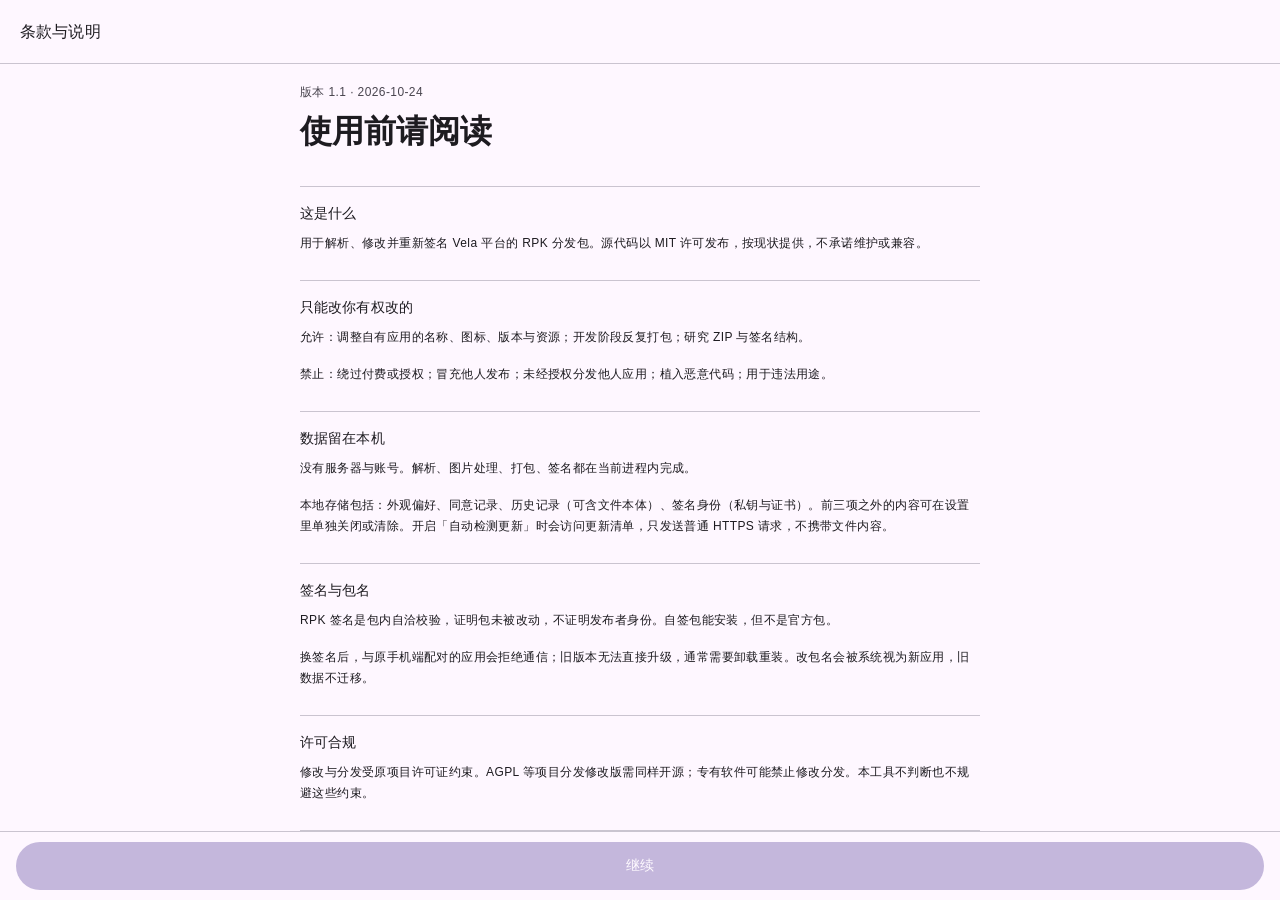
<file: index.html>
<!doctype html>
<html lang="zh-CN">
<head>
<meta charset="utf-8">
<meta name="viewport" content="width=device-width,initial-scale=1,viewport-fit=cover">
<title>RPK Studio</title>
<link rel="icon" href="data:,">
<meta name="color-scheme" content="light dark">
<meta http-equiv="Cache-Control" content="no-cache, must-revalidate">
<link rel="stylesheet" href="assets/md3.css?v=20261115130000">
</head>
<body>
<div id="fatal" class="md-fatal" hidden></div>
<script>window.__PAGE_VERSION__ = '20261115130000';</script>
<script>
window.addEventListener('error', function (e) {
  var bar = document.getElementById('fatal');
  if (!bar) return;
  bar.hidden = false;
  bar.textContent = '脚本加载失败：' + (e.message || '未知错误') + (e.filename ? '（' + e.filename.split('/').pop() + '）' : '');
});
</script>

<header class="md-top-bar" id="topBar">
  <button class="md-icon-btn md-top-bar__back" id="backBtn" type="button" aria-label="返回" hidden>
    <svg width="22" height="22" viewBox="0 0 24 24" fill="currentColor" aria-hidden="true">
      <path d="M20 11H7.8l5.6-5.6L12 4l-8 8 8 8 1.4-1.4L7.8 13H20z"/>
    </svg>
  </button>
  <h1 class="md-top-bar__title" id="topTitle">RPK Studio</h1>
  <svg class="md-top-bar__mark" width="26" height="26" viewBox="0 0 24 24" aria-hidden="true">
    <path class="md-top-bar__face md-top-bar__face--top" d="M12 2.4 21 7.4 12 12.4 3 7.4Z"/>
    <path class="md-top-bar__face md-top-bar__face--left" d="M3 8.9 11.2 13.4V21.5L3 17Z"/>
    <path class="md-top-bar__face md-top-bar__face--right" d="M21 8.9 12.8 13.4V21.5L21 17Z"/>
  </svg>
</header>

<div class="md-shell">
  <nav class="md-rail" id="rail" aria-label="主导航"></nav>

  <div class="md-pager" id="pager">
    <div class="md-track" id="track">

      <!-- 包 -->
      <section class="md-page" data-page="overview">
        <div class="md-page__inner">
          <div class="md-drop" id="drop" tabindex="0" role="button" aria-label="选择 RPK 文件">
            <svg width="28" height="28" viewBox="0 0 24 24" fill="currentColor" aria-hidden="true">
              <path d="M12 3 6 9h4v8h4V9h4l-6-6ZM5 19h14v2H5v-2Z"/>
            </svg>
            <span class="md-title-small">选择或拖入 .rpk</span>
            <span class="md-body-small md-muted">解析在本机完成，不上传</span>
            <input type="file" id="fileInput" accept=".rpk,.bin,.zip" hidden>
          </div>

          <div id="overviewBody" class="md-stack hidden">
            <div class="md-card md-card--filled md-file">
              <div class="md-file__badge">RPK</div>
              <div class="md-file__text">
                <div class="md-body-large" id="fileName">—</div>
                <div class="md-body-small md-muted" id="fileMeta">—</div>
              </div>
              <button class="md-btn md-btn--text" id="changeFile" type="button">更换</button>
            </div>

            <div class="md-card md-card--outlined">
              <div class="md-card__head">
                <span class="md-title-medium">包信息</span>
                <span class="md-chip" id="badge">等待文件</span>
              </div>
              <dl class="md-kv md-kv--cols" id="kv"></dl>
            </div>

            <div class="md-card md-card--outlined">
              <div class="md-card__head"><span class="md-title-medium">签名校验</span></div>
              <div class="md-verify" id="verify"></div>
              <div class="md-notice hidden" id="notice"></div>
            </div>
          </div>
        </div>
      </section>

      <!-- 编辑 -->
      <section class="md-page" data-page="edit">
        <div class="md-page__inner">
          <div class="md-card md-card--outlined md-stack">
            <label class="md-field">
              <input id="fName" disabled placeholder=" ">
              <span>应用名称</span>
            </label>
            <label class="md-field">
              <input id="fPackage" disabled placeholder=" " spellcheck="false">
              <span>包名</span>
            </label>
            <div class="md-row">
              <label class="md-field md-grow">
                <input id="fVersionName" disabled placeholder=" ">
                <span>版本名</span>
              </label>
              <label class="md-field md-grow">
                <input id="fVersionCode" type="number" inputmode="numeric" disabled placeholder=" ">
                <span>版本号</span>
              </label>
            </div>
            <p class="md-body-small md-muted" id="detailState">载入包后可编辑</p>
          </div>

          <div class="md-card md-card--outlined">
            <div class="md-card__head">
              <div>
                <span class="md-title-medium">進階編輯</span>
                <div class="md-body-small md-muted">查看、編輯上傳 RPK 內的全部文件內容</div>
              </div>
              <button class="md-btn md-btn--outlined" id="openAdvancedEditor" type="button" disabled>打開編輯器</button>
            </div>
            <div class="md-advanced-summary" id="advancedSummary">載入包後可編輯文件</div>
          </div>

          <div class="md-card md-card--filled">
            <div class="md-card__head"><span class="md-title-medium">应用图标</span></div>
            <div class="md-icon-row">
              <div class="md-icon-preview" id="iconPreview"><span class="md-body-small md-muted">无</span></div>
              <div class="md-grow">
                <div class="md-body-medium" id="iconHint">—</div>
                <div class="md-body-small md-muted">替换后可调整尺寸与裁剪</div>
              </div>
              <button class="md-btn md-btn--outlined" id="pickIcon" type="button" disabled>替换</button>
              <input type="file" id="imageInput" accept="image/png,image/jpeg,image/webp" hidden>
            </div>
          </div>

          <div class="md-card md-card--outlined">
            <div class="md-card__head">
              <div class="md-tabs" role="tablist">
                <button class="md-tab" id="tabImages" type="button" role="tab" aria-selected="true">
                  图片 <em id="imgCount">0</em>
                </button>
                <button class="md-tab" id="tabFiles" type="button" role="tab" aria-selected="false">
                  文件 <em id="entryCount"></em>
                </button>
              </div>
              <button class="md-btn md-btn--text hidden" id="exportImages" type="button">导出全部</button>
            </div>

            <label class="md-search">
              <svg width="18" height="18" viewBox="0 0 24 24" fill="currentColor" aria-hidden="true">
                <path d="M15.5 14h-.8l-.3-.3a6.5 6.5 0 1 0-.7.7l.3.3v.8l5 5 1.5-1.5-5-5zm-6 0a4.5 4.5 0 1 1 0-9 4.5 4.5 0 0 1 0 9z"/>
              </svg>
              <input id="search" placeholder="筛选名称或路径" spellcheck="false" disabled>
            </label>

            <div class="md-grid" id="imageGrid"></div>
            <p class="md-render-state" id="gridStatus" hidden></p>

            <ul class="md-list" id="fileList" hidden></ul>
            <p class="md-render-state" id="listStatus" hidden></p>
          </div>

          <!-- 签名：默认收起 -->
          <div class="md-card md-card--outlined" id="sigBlock">
            <button class="md-card__head md-expand" id="sigToggle" type="button" aria-expanded="false">
              <span class="md-title-medium">签名与导出</span>
              <span class="md-row md-row--tight">
                <span class="md-chip" id="idChip">未设置</span>
                <span class="md-expand__chev" aria-hidden="true">›</span>
              </span>
            </button>

            <div class="md-collapse" id="sigBody" hidden>
              <div class="md-id">
                <div class="md-id__text">
                  <div class="md-body-medium" id="idName">未设置身份</div>
                  <div class="md-body-small md-muted" id="idSub">导出前需要一把私钥</div>
                </div>
                <button class="md-btn md-btn--text" id="copyFingerprint" type="button" disabled>指纹</button>
              </div>

              <div class="md-segmented md-segmented--fill" id="idMode" role="group" aria-label="生成方式">
                <button type="button" data-mode="auto" aria-pressed="true">自动生成</button>
                <button type="button" data-mode="manual" aria-pressed="false">手动填写</button>
              </div>

              <label class="md-field md-field--dense">
                <input id="cnInput" placeholder=" " spellcheck="false">
                <span>证书名称 CN</span>
              </label>

              <div id="idManual" hidden>
                <div class="md-row">
                  <label class="md-field md-field--dense md-grow">
                    <input id="orgInput" placeholder=" " spellcheck="false">
                    <span>组织 O</span>
                  </label>
                  <label class="md-field md-field--dense md-grow">
                    <input id="ouInput" placeholder=" " spellcheck="false">
                    <span>部门 OU</span>
                  </label>
                </div>
                <div class="md-row">
                  <label class="md-field md-field--dense md-grow">
                    <input id="countryInput" placeholder=" " spellcheck="false" maxlength="2">
                    <span>国家 C（两位）</span>
                  </label>
                  <label class="md-field md-field--dense md-grow">
                    <input id="daysInput" type="number" inputmode="numeric" placeholder=" ">
                    <span>有效期（天）</span>
                  </label>
                </div>
              </div>

              <div class="md-row">
                <button class="md-btn md-btn--filled md-grow" id="genId" type="button">生成身份</button>
                <button class="md-btn md-btn--outlined md-grow" id="loadKey" type="button">导入</button>
                <input type="file" id="keyInput" accept=".pem,.key,.txt,.der,.crt,.cer,.pub,.p12,.pfx" multiple hidden>
              </div>

              <div class="md-row md-row--wrap" id="idExportRow">
                <button class="md-btn md-btn--text" id="exportId" type="button" disabled>导出私钥</button>
                <button class="md-btn md-btn--text" id="exportCert" type="button" disabled>导出证书</button>
                <button class="md-btn md-btn--text" id="exportPub" type="button" disabled>导出公钥</button>
                <button class="md-btn md-btn--text" id="exportZip" type="button" disabled>身份包</button>
              </div>

              <p class="md-body-small md-muted" id="idHint">身份自动保存在本机，可在设置里关闭。</p>
            </div>
          </div>

          <div class="md-card md-card--outlined">
            <label class="md-switch-row">
              <span>
                <span class="md-body-medium">导出后自动校验</span>
                <span class="md-body-small md-muted md-block">重新解析产物并比对摘要</span>
              </span>
              <span class="md-switch">
                <input type="checkbox" id="optVerify" checked>
                <span class="md-switch__track"><span class="md-switch__thumb"></span></span>
              </span>
            </label>
            <label class="md-switch-row">
              <span>
                <span class="md-body-medium">同步 manifest-watch.json</span>
                <span class="md-body-small md-muted md-block">关闭后只改 manifest.json</span>
              </span>
              <span class="md-switch">
                <input type="checkbox" id="optWatch" checked>
                <span class="md-switch__track"><span class="md-switch__thumb"></span></span>
              </span>
            </label>
          </div>

          <button class="md-btn md-btn--filled md-btn--block" id="exportBtn" type="button" disabled>导出 RPK</button>

          <div class="md-card md-card--outlined hidden" id="recentCard">
            <div class="md-card__head"><span class="md-title-medium">最近导出</span></div>
            <div class="md-row">
              <span class="md-grow md-body-small" id="recentName">—</span>
              <button class="md-btn md-btn--outlined" id="recentShare" type="button">分享</button>
            </div>
          </div>
        </div>
      </section>

      <!-- 工具箱 -->
      <section class="md-page" data-page="toolbox">
        <div class="md-page__inner">
          <div class="md-card md-card--outlined">
            <button class="md-setting-row" id="toolDisguise" type="button">
              <span class="md-setting-row__icon">◧</span>
              <span class="md-grow">
                <span class="md-body-medium md-block">系统应用伪装</span>
                <span class="md-body-small md-muted md-block">套用系统应用的图标与名称</span>
              </span>
              <span class="md-setting-row__chev">›</span>
            </button>
            <div class="md-divider"></div>
            <button class="md-setting-row" id="toolReleaseConfig" type="button">
              <span class="md-setting-row__icon">RPK</span>
              <span class="md-grow">
                <span class="md-body-medium md-block">RPK / BIN 图标与信息配置</span>
                <span class="md-body-small md-muted md-block">导入文件，修改名称、包名与图标</span>
              </span>
              <span class="md-setting-row__chev">›</span>
            </button>
          </div>
          <p class="md-body-small md-muted" id="toolState">载入包后可用</p>
        </div>
      </section>

      <!-- 历史 -->
      <section class="md-page" data-page="history">
        <div class="md-page__inner">
          <div class="md-card md-card--outlined">
            <div class="md-card__head">
              <span class="md-title-medium">历史记录</span>
              <button class="md-btn md-btn--text" id="clearHistory" type="button" disabled>清空</button>
            </div>
            <ul class="md-history" id="histList"></ul>
            <p class="md-render-state" id="histEmpty">还没有记录。载入或导出后会出现在这里。</p>
          </div>
          <p class="md-body-small md-muted" id="histUsage">—</p>
        </div>
      </section>

      <!-- 设置 -->
      <section class="md-page" data-page="settings">
        <div class="md-page__inner">
          <div class="md-stack" id="settingsMain">
          <div class="md-card md-card--outlined md-stack">
            <div class="md-card__head"><span class="md-title-medium">主题</span></div>
            <div class="md-segmented" id="themeSeg" role="group" aria-label="主题">
              <button type="button" data-theme-choice="auto" aria-pressed="true">跟随系统</button>
              <button type="button" data-theme-choice="light" aria-pressed="false">浅色</button>
              <button type="button" data-theme-choice="dark" aria-pressed="false">深色</button>
            </div>
          </div>

          <div class="md-card md-card--outlined">
            <button class="md-setting-row" id="openAppearance" type="button">
              <span class="md-grow">
                <span class="md-body-medium md-block">顶栏与底栏</span>
                <span class="md-body-small md-muted md-block" id="appearanceHint">全部关闭</span>
              </span>
              <span class="md-setting-row__chev">›</span>
            </button>
            <div class="md-divider"></div>
            <button class="md-setting-row" id="openStorage" type="button">
              <span class="md-grow">
                <span class="md-body-medium md-block">历史与存储</span>
                <span class="md-body-small md-muted md-block" id="storageHint">—</span>
              </span>
              <span class="md-setting-row__chev">›</span>
            </button>
            <div class="md-divider"></div>
            <button class="md-setting-row" id="openTerms" type="button">
              <span class="md-grow">
                <span class="md-body-medium md-block">条款与隐私</span>
                <span class="md-body-small md-muted md-block" id="termsHint">查看已同意的内容</span>
              </span>
              <span class="md-setting-row__chev">›</span>
            </button>
          </div>

          <div class="md-card md-card--outlined">
            <div class="md-card__head"><span class="md-title-medium">更新</span></div>
            <label class="md-switch-row">
              <span>
                <span class="md-body-medium">自动检测更新</span>
                <span class="md-body-small md-muted md-block">启动时静默检查，有新版本才提示</span>
              </span>
              <span class="md-switch">
                <input type="checkbox" id="updAuto" checked>
                <span class="md-switch__track"><span class="md-switch__thumb"></span></span>
              </span>
            </label>
            <label class="md-field md-field--dense">
              <input id="updMirror" placeholder=" " spellcheck="false">
              <span>GitHub 镜像前缀（可留空）</span>
            </label>
            <div class="md-row md-row--between">
              <span class="md-body-small md-muted" id="updState">尚未检查</span>
              <button class="md-btn md-btn--text" id="updCheck" type="button">检查</button>
            </div>
          </div>

          <div class="md-card md-card--filled md-stack">
            <div class="md-card__head"><span class="md-title-medium">关于</span></div>
            <dl class="md-kv">
              <dt>作者</dt><dd>hrk_</dd>
              <dt>版本</dt><dd id="aboutVersion">2.4.1 · Material 3</dd>
              <dt>签名格式</dt><dd>RPK Sig Block 42</dd>
              <dt>算法</dt><dd>RSA-2048 / SHA-256</dd>
            </dl>
            <div class="md-row">
              <a class="md-btn md-btn--text" href="https://github.com/Baiyanscript/test" target="_blank" rel="noopener">源码</a>
              <a class="md-btn md-btn--text" href="https://github.com/Baiyanscript/test/blob/main/LICENSE" target="_blank" rel="noopener">MIT 许可</a>
            </div>
          </div>
          </div>

          <div class="md-stack" id="appearancePane" hidden>
            <div class="md-subpage">
              <button class="md-subpage__back" id="apBack" type="button">
                <svg width="20" height="20" viewBox="0 0 24 24" fill="currentColor" aria-hidden="true">
                  <path d="M15.4 7.4 14 6l-6 6 6 6 1.4-1.4L10.8 12z"/>
                </svg>
                <span>设置</span>
              </button>
              <h2 class="md-headline-small">顶栏与底栏</h2>
              <p class="md-body-small md-muted">改动即时生效，往下滚动可看效果</p>
            </div>

            <div class="md-card md-card--outlined">
              <div class="md-card__head">
                <span class="md-title-medium">顶栏</span>
                <span class="md-chip" id="apTopChip">标准</span>
              </div>

              <label class="md-switch-row md-switch-row--tight">
                <span>
                  <span class="md-body-medium">模糊顶栏</span>
                  <span class="md-body-small md-muted md-block">内容滑到栏下时透出模糊</span>
                </span>
                <span class="md-switch">
                  <input type="checkbox" id="apTopBlur">
                  <span class="md-switch__track"><span class="md-switch__thumb"></span></span>
                </span>
              </label>

              <div class="md-slot" id="apTopPxSlot">
                <div class="md-slot__head">
                  <span class="md-label-medium md-muted">模糊度</span>
                  <span class="md-label-medium md-slot__val" id="apTopPxVal">16 px</span>
                </div>
                <input class="md-slider md-slider--fill" type="range" id="apTopPx" min="4" max="40" step="1" value="16" aria-label="顶栏模糊度">
              </div>

              <div class="md-divider"></div>

              <label class="md-switch-row md-switch-row--tight">
                <span>
                  <span class="md-body-medium">圆形顶栏</span>
                  <span class="md-body-small md-muted md-block">标题换成圆形徽标，悬浮在内容上</span>
                </span>
                <span class="md-switch">
                  <input type="checkbox" id="apRoundTop">
                  <span class="md-switch__track"><span class="md-switch__thumb"></span></span>
                </span>
              </label>
            </div>

            <div class="md-card md-card--outlined">
              <div class="md-card__head">
                <span class="md-title-medium">底栏</span>
                <span class="md-chip">窄屏</span>
              </div>

              <label class="md-switch-row md-switch-row--tight">
                <span>
                  <span class="md-body-medium">模糊底栏</span>
                  <span class="md-body-small md-muted md-block">滚动时底栏半透明</span>
                </span>
                <span class="md-switch">
                  <input type="checkbox" id="apNavBlur">
                  <span class="md-switch__track"><span class="md-switch__thumb"></span></span>
                </span>
              </label>

              <div class="md-slot" id="apNavPxSlot">
                <div class="md-slot__head">
                  <span class="md-label-medium md-muted">模糊度</span>
                  <span class="md-label-medium md-slot__val" id="apNavPxVal">20 px</span>
                </div>
                <input class="md-slider md-slider--fill" type="range" id="apNavPx" min="4" max="40" step="1" value="20" aria-label="底栏模糊度">
              </div>

              <div class="md-divider"></div>

              <label class="md-switch-row md-switch-row--tight">
                <span>
                  <span class="md-body-medium">悬浮底栏</span>
                  <span class="md-body-small md-muted md-block">离开屏幕边缘的长胶囊</span>
                </span>
                <span class="md-switch">
                  <input type="checkbox" id="apFloatNav">
                  <span class="md-switch__track"><span class="md-switch__thumb"></span></span>
                </span>
              </label>

              <p class="md-body-small md-muted" id="apNavNote">底栏只在窄屏出现；宽屏使用左侧导航。</p>
            </div>

            <button class="md-btn md-btn--text md-btn--block" id="apReset" type="button">恢复默认</button>

            <div class="md-demo">
              <div class="md-demo__head">
                <span class="md-title-medium">滚动测试</span>
                <span class="md-body-small md-muted">不是设置项</span>
              </div>
              <p class="md-demo__line md-demo__line--1">洋红文字，滑过顶栏时看模糊。</p>
              <p class="md-demo__line md-demo__line--2">青蓝文字，停在底栏上方。</p>
              <p class="md-demo__line md-demo__line--3">橙黄文字，用来对比强度。</p>
              <div class="md-demo__tiles"><i></i><i></i><i></i><i></i><i></i><i></i></div>
              <div class="md-demo__band md-demo__band--1">渐变色块 01</div>
              <div class="md-demo__band md-demo__band--2">渐变色块 02</div>
              <div class="md-demo__tall"><span>继续往下</span></div>
            </div>

            <div class="md-tail" aria-hidden="true"></div>
          </div>
        </div>
      </section>

    </div>
  </div>
</div>

<nav class="md-nav-bar" id="navBar" aria-label="主导航"></nav>

<!-- 进阶文件编辑 -->
<section class="md-layer" id="advancedLayer" data-layer="advanced" aria-hidden="true">
  <header class="md-layer__bar">
    <button class="md-btn md-btn--text md-advanced-back" type="button" data-back aria-label="上一層">
      <svg width="20" height="20" viewBox="0 0 24 24" fill="currentColor" aria-hidden="true"><path d="M20 11H7.8l5.6-5.6L12 4l-8 8 8 8 1.4-1.4L7.8 13H20z"/></svg>
      <span>上一層</span>
    </button>
    <div class="md-layer__titles">
      <h2 class="md-layer__title">進階編輯</h2>
      <p class="md-body-small md-muted" id="advSub">—</p>
    </div>
  </header>

  <div class="md-advanced-shell">
    <div id="advancedBrowser" class="md-advanced-browser">
      <div class="md-advanced-browser__top">
        <div class="md-advanced-browser__title-row">
          <div>
            <div class="md-title-medium">檔案管理器</div>
            <div class="md-body-small md-muted" id="advBreadcrumb">RPK /</div>
          </div>
          <span class="md-chip" id="advFileCount">0</span>
        </div>
        <label class="md-search md-search--dense"><input id="advSearch" placeholder="搜尋目前內容或檔案路徑" spellcheck="false"></label>
      </div>
      <div class="md-advanced__file-list md-advanced__file-list--browser" id="advFileList"></div>
      <div class="md-advanced-actions">
        <input id="advAddFilesInput" type="file" accept="*/*" multiple hidden>
        <div class="md-advanced-add-menu" id="advAddMenu" hidden>
          <button class="md-advanced-add-menu__item" id="advCreateFile" type="button">新增空白檔案</button>
          <button class="md-advanced-add-menu__item" id="advCreateFolder" type="button">新增資料夾</button>
          <button class="md-advanced-add-menu__item" id="advUploadFiles" type="button">從電腦上傳檔案</button>
        </div>
        <button class="md-advanced-fab" id="advAddFiles" type="button" aria-label="新增檔案或資料夾" aria-expanded="false" title="新增檔案或資料夾">
          <svg width="26" height="26" viewBox="0 0 24 24" fill="currentColor" aria-hidden="true"><path d="M19 13h-6v6h-2v-6H5v-2h6V5h2v6h6z"/></svg>
        </button>
      </div>
    </div>

    <div id="advancedEditor" class="md-advanced-editor-view" hidden>
      <div class="md-advanced__editor-head">
        <div class="md-grow">
          <div class="md-body-medium" id="advFileName">—</div>
          <div class="md-body-small md-muted" id="advFileMeta">—</div>
        </div>
        <button class="md-btn md-btn--text" id="advRevert" type="button" disabled>還原</button>
        <button class="md-btn md-btn--filled" id="advSave" type="button" disabled>保存</button>
      </div>
      <textarea id="advText" spellcheck="false" disabled placeholder="正在載入檔案"></textarea>
      <p class="md-body-small md-muted" id="advHint">—</p>
    </div>
  </div>
</section>

<!-- 图片调整 -->
<section class="md-layer md-layer--editor" id="editorLayer" data-layer="editor" aria-hidden="true">
  <header class="md-layer__bar">
    <button class="md-btn md-btn--text md-advanced-back" type="button" data-back aria-label="上一層">
      <svg width="20" height="20" viewBox="0 0 24 24" fill="currentColor" aria-hidden="true"><path d="M20 11H7.8l5.6-5.6L12 4l-8 8 8 8 1.4-1.4L7.8 13H20z"/></svg>
      <span>上一層</span>
    </button>
    <div class="md-layer__titles">
      <h2 class="md-layer__title" id="edTitle">调整图片</h2>
      <p class="md-body-small md-muted" id="edSub">—</p>
    </div>
    <button class="md-btn md-btn--filled" id="edApply" type="button">应用</button>
  </header>

  <div class="md-layer__body md-editor">
    <div class="md-editor__stage" id="edStage">
      <canvas id="edCanvas"></canvas>
    </div>

    <div class="md-editor__panel">
      <div class="md-segmented md-segmented--fill" id="edModes" role="group" aria-label="适配方式">
        <button type="button" data-mode="fit" aria-pressed="true">适配</button>
        <button type="button" data-mode="cover" aria-pressed="false">裁剪</button>
        <button type="button" data-mode="stretch" aria-pressed="false">拉伸</button>
        <button type="button" data-mode="raw" aria-pressed="false">原始</button>
      </div>

      <p class="md-body-small md-muted" id="edHint">整张图缩放到目标尺寸内，四周补透明。</p>

      <div class="md-size">
        <label class="md-field md-field--dense md-grow">
          <input id="edW" type="number" inputmode="numeric" min="1" step="1">
          <span>宽</span>
        </label>
        <span class="md-size__x">×</span>
        <label class="md-field md-field--dense md-grow">
          <input id="edH" type="number" inputmode="numeric" min="1" step="1">
          <span>高</span>
        </label>
        <button class="md-icon-btn md-size__lock" id="edLock" type="button" aria-pressed="true" aria-label="锁定比例">
          <svg class="lock-on" width="20" height="20" viewBox="0 0 24 24" fill="currentColor" aria-hidden="true">
            <path d="M17 9h-1V7a4 4 0 0 0-8 0v2H7a2 2 0 0 0-2 2v8a2 2 0 0 0 2 2h10a2 2 0 0 0 2-2v-8a2 2 0 0 0-2-2zm-7-2a2 2 0 0 1 4 0v2h-4V7zm7 12H7v-8h10v8z"/>
          </svg>
          <svg class="lock-off" width="20" height="20" viewBox="0 0 24 24" fill="currentColor" aria-hidden="true">
            <path d="M17 9h-1V7a4 4 0 0 0-7.5-2l1.5 1.3A2 2 0 0 1 14 7v2H7a2 2 0 0 0-2 2v8a2 2 0 0 0 2 2h10a2 2 0 0 0 2-2v-8a2 2 0 0 0-2-2zm0 10H7v-8h10v8z"/>
          </svg>
        </button>
      </div>

      <div id="edZoomRow">
        <div class="md-row md-row--between">
          <span class="md-label-medium md-muted">缩放</span>
          <span class="md-label-medium" id="edZoomVal">100%</span>
        </div>
        <input class="md-slider" type="range" id="edZoom" min="10" max="400" value="100" aria-label="缩放">
      </div>

      <label class="md-switch-row md-switch-row--tight">
        <span>
          <span class="md-body-medium">圆形裁剪</span>
          <span class="md-body-small md-muted md-block">输出圆形图标，保留透明通道</span>
        </span>
        <span class="md-switch">
          <input type="checkbox" id="edCircle">
          <span class="md-switch__track"><span class="md-switch__thumb"></span></span>
        </span>
      </label>

      <dl class="md-kv md-kv--tight" id="edInfo"></dl>

      <button class="md-btn md-btn--outlined md-btn--block" id="edPick" type="button">换一张图</button>
    </div>
  </div>
</section>

<!-- 工具箱：系统应用伪装 -->
<section class="md-layer" id="tbLayer" data-layer="tb" aria-hidden="true">
  <header class="md-layer__bar">
    <button class="md-btn md-btn--text md-advanced-back" type="button" data-back aria-label="上一層">
      <svg width="20" height="20" viewBox="0 0 24 24" fill="currentColor" aria-hidden="true"><path d="M20 11H7.8l5.6-5.6L12 4l-8 8 8 8 1.4-1.4L7.8 13H20z"/></svg>
      <span>上一層</span>
    </button>
    <div class="md-layer__titles">
      <h2 class="md-layer__title">系统应用伪装</h2>
      <p class="md-body-small md-muted">只改名称与图标</p>
    </div>
  </header>

  <div class="md-layer__body">
    <div class="md-layer__inner">
      <div class="md-segmented" id="tbTabs" role="group" aria-label="系统版本">
        <button type="button" data-os="os4" aria-pressed="true">澎湃 OS 4</button>
        <button type="button" data-os="os3" aria-pressed="false">澎湃 OS 3</button>
      </div>
      <p class="md-body-small md-muted" id="tbHint">选择图标后回到编辑页，包名与版本号不变。</p>
      <div class="md-grid md-grid--picker" id="tbGrid"></div>
    </div>
  </div>
</section>

<!-- 工具箱：app-release 完整功能整合 -->
<section class="md-layer" id="releaseLayer" data-layer="release" aria-hidden="true">
  <header class="md-layer__bar">
    <button class="md-btn md-btn--text md-advanced-back" type="button" data-back aria-label="上一層">
      <svg width="20" height="20" viewBox="0 0 24 24" fill="currentColor" aria-hidden="true"><path d="M20 11H7.8l5.6-5.6L12 4l-8 8 8 8 1.4-1.4L7.8 13H20z"/></svg>
      <span>上一層</span>
    </button>
    <div class="md-layer__titles">
      <h2 class="md-layer__title">RPK / BIN 图标与信息配置</h2>
      <p class="md-body-small md-muted">app-release 功能移植</p>
    </div>
  </header>
  <div class="md-layer__body"><div class="md-layer__inner">
    <div class="md-card md-card--outlined md-stack">
      <div class="md-card__head"><span class="md-title-medium">设备版本</span></div>
      <div class="md-release-device" role="group" aria-label="设备版本">
        <label class="md-release-device__option"><input type="radio" name="releaseDeviceType" value="normal" checked><span><strong>普通版</strong><small>NORMAL · 192</small></span></label>
        <label class="md-release-device__option"><input type="radio" name="releaseDeviceType" value="pro"><span><strong>Pro 版</strong><small>PRO · 336</small></span></label>
      </div>
    </div>
    <div class="md-card md-card--outlined md-stack">
      <div class="md-card__head"><span class="md-title-medium">选择文件</span></div>
      <input id="releaseFileInput" type="file" accept=".rpk,.bin" hidden>
      <button class="md-btn md-btn--outlined md-btn--block" id="releasePickFile" type="button">选择 RPK / BIN 文件</button>
      <div class="md-body-small md-muted" id="releaseFileInfo">尚未选择文件</div>
    </div>
    <div class="md-card md-card--outlined md-stack" id="releaseConfigPanel" hidden>
      <div class="md-card__head"><span class="md-title-medium">应用信息</span></div>
      <label class="md-field md-field--dense"><input id="releaseName" placeholder="留空则保留原名称"><span>应用名称（可选）</span></label>
      <label class="md-field md-field--dense"><input id="releasePackage" placeholder="留空则保留原包名" spellcheck="false"><span>套件名称 / 包名（可选）</span></label>
      <p class="md-body-small md-muted">修改包名会使设备将应用视为全新应用，原有应用数据不会自动迁移。</p>
    </div>
    <div class="md-card md-card--outlined md-stack" id="releaseIconPanel" hidden>
      <div class="md-card__head"><span class="md-title-medium">应用图标</span></div>
      <div class="md-release-preview-row"><div class="md-release-preview" id="releaseIconPreview"><span class="md-body-small md-muted">原图标</span></div><div class="md-grow"><div class="md-body-medium" id="releaseIconLabel">不修改图标</div><div class="md-body-small md-muted" id="releaseIconSize">保留原图标</div></div></div>
      <p class="md-body-small md-muted">自定义图标建议使用 96 × 96。尺寸不一致时可选择匹配原图、忽略尺寸或取消。</p>
      <div class="md-row md-row--wrap"><button class="md-btn md-btn--outlined" id="releaseCustomIcon" type="button">自定义图标</button><button class="md-btn md-btn--text" id="releaseKeepIcon" type="button">不修改图标</button><input id="releaseIconInput" type="file" accept="image/*" hidden></div>
      <div class="md-title-small">内置图标</div><div class="md-grid md-grid--picker" id="releaseIconGrid"></div>
    </div>
    <div class="md-card md-card--outlined md-stack" id="releaseActions" hidden>
      <p class="md-body-small md-muted" id="releaseStatus">选择文件后可配置。</p>
      <button class="md-btn md-btn--filled md-btn--block" id="releaseProcess" type="button">处理并导出</button>
      <div class="md-row md-row--wrap"><button class="md-btn md-btn--outlined md-grow" id="releaseSaveConfig" type="button">保存配置</button><button class="md-btn md-btn--outlined md-grow" id="releaseReset" type="button">重置配置</button></div>
      <button class="md-btn md-btn--text md-btn--block" id="releaseShare" type="button" disabled>分享最近处理结果</button>
    </div>
    <div class="md-notice">本机处理文件，不会上传到服务器。输出签名使用 RPK Studio 当前身份；请先在「编辑 → 签名与导出」建立或导入签名身份。</div>
  </div></div>
  <div class="md-release-dialog-backdrop" id="releaseSizeDialog" hidden><div class="md-card md-stack md-release-dialog" role="dialog" aria-modal="true" aria-labelledby="releaseSizeTitle"><h3 class="md-title-medium" id="releaseSizeTitle">图标尺寸不一致</h3><p class="md-body-small" id="releaseSizeMessage">要将图标匹配原图标尺寸吗？</p><button class="md-btn md-btn--filled md-btn--block" id="releaseSizeMatch" type="button">匹配原图尺寸</button><button class="md-btn md-btn--outlined md-btn--block" id="releaseSizeIgnore" type="button">忽略，保留图片尺寸</button><button class="md-btn md-btn--text md-btn--block" id="releaseSizeCancel" type="button">取消</button></div></div>
</section>

<!-- 设置：历史与存储 -->
<section class="md-layer" id="storageLayer" data-layer="storage" aria-hidden="true">
  <header class="md-layer__bar">
    <button class="md-btn md-btn--text md-advanced-back" type="button" data-back aria-label="上一層">
      <svg width="20" height="20" viewBox="0 0 24 24" fill="currentColor" aria-hidden="true"><path d="M20 11H7.8l5.6-5.6L12 4l-8 8 8 8 1.4-1.4L7.8 13H20z"/></svg>
      <span>上一層</span>
    </button>
    <div class="md-layer__titles">
      <h2 class="md-layer__title">历史与存储</h2>
      <p class="md-body-small md-muted">保存在本机</p>
    </div>
  </header>

  <div class="md-layer__body">
    <div class="md-layer__inner">
      <div class="md-card md-card--outlined">
        <label class="md-switch-row">
          <span>
            <span class="md-body-medium">记录历史</span>
            <span class="md-body-small md-muted md-block">关闭后不再写入新记录</span>
          </span>
          <span class="md-switch">
            <input type="checkbox" id="stRecord" checked>
            <span class="md-switch__track"><span class="md-switch__thumb"></span></span>
          </span>
        </label>
        <label class="md-switch-row">
          <span>
            <span class="md-body-medium">保存文件本体</span>
            <span class="md-body-small md-muted md-block">存整包，可在历史里另存、继续编辑</span>
          </span>
          <span class="md-switch">
            <input type="checkbox" id="stFiles" checked>
            <span class="md-switch__track"><span class="md-switch__thumb"></span></span>
          </span>
        </label>
        <label class="md-switch-row">
          <span>
            <span class="md-body-medium">自动保存签名身份</span>
            <span class="md-body-small md-muted md-block">重启后不用重新生成私钥</span>
          </span>
          <span class="md-switch">
            <input type="checkbox" id="stIdentity" checked>
            <span class="md-switch__track"><span class="md-switch__thumb"></span></span>
          </span>
        </label>
      </div>

      <div class="md-card md-card--filled">
        <div class="md-card__head"><span class="md-title-medium">占用</span></div>
        <dl class="md-kv md-kv--single" id="stUsage">
          <dt>历史</dt><dd>—</dd>
          <dt>签名</dt><dd>—</dd>
        </dl>
        <div class="md-row">
          <button class="md-btn md-btn--outlined md-grow" id="stClearHistory" type="button">清空历史</button>
          <button class="md-btn md-btn--outlined md-grow" id="stClearIdentity" type="button">删除身份</button>
        </div>
      </div>
    </div>
  </div>
</section>

<div class="md-scrim" id="sheetScrim" hidden></div>
<div class="md-bottom-sheet" id="sheet" role="dialog" aria-modal="true" aria-hidden="true">
  <div class="md-bottom-sheet__handle"></div>
  <h3 class="md-title-medium" id="sheetTitle"></h3>
  <div class="md-bottom-sheet__list" id="sheetList"></div>
</div>

<div class="md-scrim md-scrim--busy" id="scrim" hidden>
  <div class="md-scrim__panel" role="status" aria-live="polite">
    <span class="md-spinner" aria-hidden="true"></span>
    <p class="md-title-small" id="scrimText">正在处理</p>
    <div class="md-progress" id="scrimBar" hidden><i></i></div>
    <p class="md-body-small md-muted" id="scrimSub"></p>
  </div>
</div>

<div class="md-gate" id="consentGate" hidden role="dialog" aria-modal="true" aria-labelledby="gateTitle">
  <header class="md-gate__bar">
    <span class="md-title-medium" id="gateTitle">条款与说明</span>
  </header>

  <div class="md-gate__track" aria-hidden="true"><i id="gateBar"></i></div>

  <div class="md-gate__scroll" id="gateScroll" tabindex="0">
    <div class="md-gate__inner">
      <p class="md-body-small md-muted">版本 1.1 · 2026-10-24</p>
      <h1 class="md-title-large">使用前请阅读</h1>

      <h2 class="md-title-small">这是什么</h2>
      <p class="md-body-small md-prose">用于解析、修改并重新签名 Vela 平台的 RPK 分发包。源代码以 MIT 许可发布，按现状提供，不承诺维护或兼容。</p>

      <h2 class="md-title-small">只能改你有权改的</h2>
      <p class="md-body-small md-prose">允许：调整自有应用的名称、图标、版本与资源；开发阶段反复打包；研究 ZIP 与签名结构。</p>
      <p class="md-body-small md-prose">禁止：绕过付费或授权；冒充他人发布；未经授权分发他人应用；植入恶意代码；用于违法用途。</p>

      <h2 class="md-title-small">数据留在本机</h2>
      <p class="md-body-small md-prose">没有服务器与账号。解析、图片处理、打包、签名都在当前进程内完成。</p>
      <p class="md-body-small md-prose">本地存储包括：外观偏好、同意记录、历史记录（可含文件本体）、签名身份（私钥与证书）。前三项之外的内容可在设置里单独关闭或清除。开启「自动检测更新」时会访问更新清单，只发送普通 HTTPS 请求，不携带文件内容。</p>

      <h2 class="md-title-small">签名与包名</h2>
      <p class="md-body-small md-prose">RPK 签名是包内自洽校验，证明包未被改动，不证明发布者身份。自签包能安装，但不是官方包。</p>
      <p class="md-body-small md-prose">换签名后，与原手机端配对的应用会拒绝通信；旧版本无法直接升级，通常需要卸载重装。改包名会被系统视为新应用，旧数据不迁移。</p>

      <h2 class="md-title-small">许可合规</h2>
      <p class="md-body-small md-prose">修改与分发受原项目许可证约束。AGPL 等项目分发修改版需同样开源；专有软件可能禁止修改分发。本工具不判断也不规避这些约束。</p>

      <h2 class="md-title-small">免责</h2>
      <p class="md-body-small md-prose">不附带任何明示或暗示担保。作者不对设备异常、数据丢失、应用失效或间接损失负责。操作前请自行备份原始 RPK 与私钥。</p>

      <label class="md-consent" id="gateConsent">
        <input type="checkbox" disabled>
        <span class="md-consent__box" aria-hidden="true"></span>
        <span class="md-body-medium">我已阅读并同意上述条款与风险说明</span>
      </label>

      <p class="md-gate__end">— 已到末尾 —</p>
    </div>
  </div>

  <footer class="md-gate__foot">
    <button class="md-btn md-btn--filled md-btn--block" id="gateAccept" type="button" disabled>继续</button>
  </footer>
</div>

<div class="md-snackbar" id="snackbar" role="status" aria-live="polite"></div>

<script type="module" src="assets/app.js?v=20261118001000"></script>
</body>
</html>
</file>
<file: assets/md3.css>
/* ============================================================
   RPK Studio · Material Design 3
   ============================================================ */

:root {
  --md-primary: #6750a4;
  --md-on-primary: #ffffff;
  --md-primary-container: #eaddff;
  --md-on-primary-container: #21005d;
  --md-secondary-container: #e8def8;
  --md-on-secondary-container: #1d192b;
  --md-tertiary-container: #ffd8e4;
  --md-on-tertiary-container: #31111d;
  --md-error: #b3261e;
  --md-error-container: #f9dedc;
  --md-on-error-container: #410e0b;

  --md-surface: #fef7ff;
  --md-surface-1: #f7f2fa;
  --md-surface-2: #f3edf7;
  --md-surface-3: #ece6f0;
  --md-surface-4: #e6e0e9;

  --md-on-surface: #1d1b20;
  --md-on-surface-variant: #49454f;
  --md-outline: #79747e;
  --md-outline-variant: #cac4d0;
  --md-inverse-surface: #322f35;
  --md-inverse-on-surface: #f5eff7;
  --md-scrim: #000000;

  --md-elev-1: 0 1px 2px rgba(0, 0, 0, .3), 0 1px 3px 1px rgba(0, 0, 0, .15);
  --md-elev-2: 0 1px 2px rgba(0, 0, 0, .3), 0 2px 6px 2px rgba(0, 0, 0, .15);
  --md-elev-3: 0 4px 8px 3px rgba(0, 0, 0, .15), 0 1px 3px rgba(0, 0, 0, .3);

  --r-xs: 4px;
  --r-sm: 8px;
  --r-md: 12px;
  --r-lg: 16px;
  --r-xl: 28px;
  --r-full: 999px;

  --ease: cubic-bezier(.2, 0, 0, 1);
  --ease-emph: cubic-bezier(.05, .7, .1, 1);

  --top-h: 64px;
}

[data-theme="dark"] {
  --md-primary: #d0bcff;
  --md-on-primary: #381e72;
  --md-primary-container: #4f378b;
  --md-on-primary-container: #eaddff;
  --md-secondary-container: #4a4458;
  --md-on-secondary-container: #e8def8;
  --md-tertiary-container: #633b48;
  --md-on-tertiary-container: #ffd8e4;
  --md-error: #f2b8b5;
  --md-error-container: #8c1d18;
  --md-on-error-container: #f9dedc;

  --md-surface: #141218;
  --md-surface-1: #1d1b20;
  --md-surface-2: #211f26;
  --md-surface-3: #2b2930;
  --md-surface-4: #36343b;

  --md-on-surface: #e6e0e9;
  --md-on-surface-variant: #cac4d0;
  --md-outline: #938f99;
  --md-outline-variant: #49454f;
  --md-inverse-surface: #e6e0e9;
  --md-inverse-on-surface: #322f35;
}

@media (prefers-color-scheme: dark) {
  :root:not([data-theme="light"]) {
    --md-primary: #d0bcff;
    --md-on-primary: #381e72;
    --md-primary-container: #4f378b;
    --md-on-primary-container: #eaddff;
    --md-secondary-container: #4a4458;
    --md-on-secondary-container: #e8def8;
    --md-tertiary-container: #633b48;
    --md-on-tertiary-container: #ffd8e4;
    --md-error: #f2b8b5;
    --md-error-container: #8c1d18;
    --md-on-error-container: #f9dedc;

    --md-surface: #141218;
    --md-surface-1: #1d1b20;
    --md-surface-2: #211f26;
    --md-surface-3: #2b2930;
    --md-surface-4: #36343b;

    --md-on-surface: #e6e0e9;
    --md-on-surface-variant: #cac4d0;
    --md-outline: #938f99;
    --md-outline-variant: #49454f;
    --md-inverse-surface: #e6e0e9;
    --md-inverse-on-surface: #322f35;
  }
}

/* ---------- 基础 ---------- */

*, *::before, *::after { box-sizing: border-box; }

/* 防止组件自身的 display 覆盖 hidden 属性 */
[hidden] { display: none !important; }

html, body {
  margin: 0;
  padding: 0;
  height: 100%;
  overflow: hidden;
  background: var(--md-surface);
  color: var(--md-on-surface);
  font-family: -apple-system, BlinkMacSystemFont, "Segoe UI", "Noto Sans SC", "PingFang SC", "Microsoft YaHei", sans-serif;
  -webkit-font-smoothing: antialiased;
  -webkit-tap-highlight-color: transparent;
}

body { display: flex; flex-direction: column; }

body.is-busy { overscroll-behavior: none; }
body.is-swiping { user-select: none; -webkit-user-select: none; }

button, input, select, textarea { font: inherit; color: inherit; }
a { color: var(--md-primary); }

.hidden { display: none !important; }
.md-grow { flex: 1; min-width: 0; }
.md-block { display: block; }
.md-muted { color: var(--md-on-surface-variant); }

/* ---------- 排版 ---------- */

.md-headline-small { font-size: 24px; line-height: 32px; font-weight: 400; letter-spacing: 0; margin: 0; }
.md-title-medium { font-size: 16px; line-height: 24px; font-weight: 500; letter-spacing: .15px; margin: 0; }
.md-title-small { font-size: 14px; line-height: 20px; font-weight: 500; letter-spacing: .1px; margin: 0; }
.md-body-large { font-size: 16px; line-height: 24px; letter-spacing: .5px; }
.md-body-medium { font-size: 14px; line-height: 20px; letter-spacing: .25px; }
.md-body-small { font-size: 12px; line-height: 16px; letter-spacing: .4px; }
.md-label-medium { font-size: 12px; line-height: 16px; font-weight: 500; letter-spacing: .5px; }

p { margin: 0; }
.md-prose { line-height: 1.75; }
.md-prose + .md-prose { margin-top: 8px; }
.md-prose strong { font-weight: 600; color: var(--md-on-surface); }
.md-prose code,
.md-legal code {
  font-family: ui-monospace, SFMono-Regular, Menlo, monospace;
  font-size: .92em;
  padding: 1px 5px;
  border-radius: 4px;
  background: var(--md-surface-4);
}

.md-legal {
  margin: 0;
  padding-left: 18px;
  display: grid;
  gap: 8px;
  font-size: 12px;
  line-height: 1.75;
  color: var(--md-on-surface-variant);
}

.md-legal li::marker { color: var(--md-primary); }

/* ---------- 顶栏 ---------- */

.md-top-bar {
  position: fixed;
  top: 0;
  left: 0;
  right: 0;
  z-index: 40;
  height: var(--top-h);
  display: flex;
  align-items: center;
  gap: 4px;
  padding: 0 12px 0 16px;
  background: var(--md-surface);
  color: var(--md-on-surface);
  transition: transform .26s var(--ease), background .2s;
  will-change: transform;
}

.md-top-bar.is-hidden { transform: translateY(-100%); }

.md-top-bar__title {
  flex: 1;
  min-width: 0;
  margin: 0;
  font-size: 20px;
  line-height: 28px;
  font-weight: 400;
  white-space: nowrap;
  overflow: hidden;
  text-overflow: ellipsis;
}

.md-top-bar__back { margin-left: -8px; }
.md-top-bar__back[hidden] { display: none; }

/* ---------- 外壳 / 分页 ---------- */

.md-shell {
  flex: 1;
  min-height: 0;
  display: flex;
  align-items: stretch;
}

.md-pager {
  flex: 1;
  min-width: 0;
  position: relative;
  overflow: hidden;
  touch-action: pan-y;
}

.md-track {
  display: flex;
  height: 100%;
  will-change: transform;
  transform: translate3d(0, 0, 0);
}

.md-page {
  flex: 0 0 100%;
  width: 100%;
  height: 100%;
  overflow-y: auto;
  overflow-x: hidden;
  overscroll-behavior-y: contain;
  scrollbar-width: thin;
  scrollbar-color: var(--md-outline-variant) transparent;
}

.md-page::-webkit-scrollbar { width: 8px; }
.md-page::-webkit-scrollbar-thumb {
  background: var(--md-outline-variant);
  border-radius: var(--r-full);
  border: 2px solid transparent;
  background-clip: padding-box;
}

.md-page__inner {
  max-width: 820px;
  margin: 0 auto;
  padding: calc(var(--top-h) + 10px) 16px calc(104px + env(safe-area-inset-bottom));
  display: flex;
  flex-direction: column;
  gap: 12px;
}

.md-page__head { padding: 2px 2px 6px; }
.md-page__head p { margin: 0; }

/* ---------- 导航 ---------- */

.md-rail {
  flex: 0 0 88px;
  width: 88px;
  display: flex;
  flex-direction: column;
  align-items: center;
  gap: 4px;
  padding: calc(var(--top-h) + 12px) 0 12px;
}

.md-nav-bar {
  display: none;
  position: fixed;
  left: 0;
  right: 0;
  bottom: 0;
  z-index: 30;
  height: calc(80px + env(safe-area-inset-bottom));
  grid-template-columns: repeat(5, minmax(0, 1fr));
  align-items: center;
  padding: 0 env(safe-area-inset-right) env(safe-area-inset-bottom) env(safe-area-inset-left);
  background: var(--md-surface-2);
  border-top: 1px solid var(--md-outline-variant);
  transition: transform .26s var(--ease);
  will-change: transform;
}

.md-nav-bar.is-hidden { transform: translateY(100%); }

.md-nav-item {
  position: relative;
  border: 0;
  background: none;
  cursor: pointer;
  width: 100%;
  min-width: 0;
  height: 64px;
  display: flex;
  flex-direction: column;
  align-items: center;
  justify-content: center;
  gap: 2px;
  padding: 0;
  color: var(--md-on-surface-variant);
  transition: color .2s;
}

.md-nav-item__icon {
  width: min(64px, 100%);
  height: 32px;
  display: flex;
  align-items: center;
  justify-content: center;
  border-radius: var(--r-full);
  transition: background .3s var(--ease), transform .12s;
}

.md-nav-item__label {
  max-width: 100%;
  padding: 0 2px;
  font-size: 12px;
  line-height: 16px;
  font-weight: 500;
  letter-spacing: .4px;
  white-space: nowrap;
  overflow: hidden;
  text-overflow: ellipsis;
}

.md-nav-item[aria-current="page"] { color: var(--md-on-secondary-container); }
.md-nav-item[aria-current="page"] .md-nav-item__icon { background: var(--md-secondary-container); }
.md-nav-item:active .md-nav-item__icon { transform: scale(.94); }

.md-rail .md-nav-item { width: 80px; height: 60px; }
.md-rail .md-nav-item__label { font-size: 11.5px; }

/* ---------- 卡片 ---------- */

.md-card {
  background: var(--md-surface-2);
  border-radius: var(--r-md);
  padding: 16px;
  min-width: 0;
  transition: background .2s, border-color .2s;
}

.md-card--outlined {
  background: var(--md-surface);
  border: 1px solid var(--md-outline-variant);
}

.md-card--filled { background: var(--md-surface-3); }

.md-card__head {
  display: flex;
  align-items: center;
  justify-content: space-between;
  gap: 12px;
  margin-bottom: 12px;
  flex-wrap: wrap;
}

.md-stack { display: flex; flex-direction: column; gap: 12px; }
.md-row { display: flex; align-items: center; gap: 8px; flex-wrap: wrap; }
.md-row--between { justify-content: space-between; flex-wrap: nowrap; }

/* ---------- 上传区 ---------- */

.md-drop {
  max-width: 560px;
  width: 100%;
  margin: 8px auto;
  padding: 36px 20px;
  display: flex;
  flex-direction: column;
  align-items: center;
  gap: 6px;
  border: 1.5px dashed var(--md-outline);
  border-radius: var(--r-xl);
  background: var(--md-surface-1);
  cursor: pointer;
  text-align: center;
  transition: background .2s, border-color .2s, transform .18s;
}

.md-drop:hover { background: var(--md-surface-3); border-color: var(--md-primary); }
.md-drop:active { transform: scale(.995); }
.md-drop svg { color: var(--md-primary); margin-bottom: 4px; }
.md-drop.over { border-color: var(--md-primary); background: var(--md-primary-container); }

/* ---------- 文件行 ---------- */

.md-file {
  display: flex;
  align-items: center;
  gap: 12px;
  padding: 10px 10px 10px 14px;
}

.md-file__badge {
  flex: 0 0 auto;
  width: 40px;
  height: 40px;
  border-radius: var(--r-sm);
  background: var(--md-primary-container);
  color: var(--md-on-primary-container);
  display: flex;
  align-items: center;
  justify-content: center;
  font-size: 11px;
  font-weight: 600;
  letter-spacing: .4px;
}

.md-file__text { flex: 1; min-width: 0; }
.md-file__text > * {
  white-space: nowrap;
  overflow: hidden;
  text-overflow: ellipsis;
}

/* ---------- 键值 ---------- */

.md-kv {
  display: grid;
  grid-template-columns: minmax(72px, auto) minmax(0, 1fr);
  gap: 10px 14px;
  margin: 0;
  font-size: 13px;
  line-height: 20px;
}

.md-kv dt { color: var(--md-on-surface-variant); font-size: 12px; }
.md-kv dd { margin: 0; word-break: break-word; font-variant-numeric: tabular-nums; }

.md-kv--cols { grid-template-columns: minmax(60px, auto) minmax(0, 1fr) minmax(60px, auto) minmax(0, 1fr); }
.md-kv--tight { gap: 6px 12px; font-size: 12px; }

@media (max-width: 560px) {
  .md-kv--cols { grid-template-columns: minmax(64px, auto) minmax(0, 1fr); }
}

/* ---------- 校验 ---------- */

.md-verify { display: grid; gap: 2px; }

.md-verify .md-row {
  justify-content: space-between;
  flex-wrap: nowrap;
  padding: 7px 0;
  border-bottom: 1px solid color-mix(in srgb, var(--md-outline-variant) 55%, transparent);
}

.md-verify .md-row:last-child { border-bottom: 0; }

.md-verify__pending { display: flex; align-items: center; gap: 8px; padding: 10px 0; }

.md-notice {
  margin-top: 12px;
  padding: 12px;
  border-radius: var(--r-sm);
  background: var(--md-tertiary-container);
  color: var(--md-on-tertiary-container);
  font-size: 12px;
  line-height: 1.7;
}

/* ---------- 徽章 / chips ---------- */

.md-chip {
  display: inline-flex;
  align-items: center;
  height: 28px;
  padding: 0 12px;
  border-radius: var(--r-sm);
  border: 1px solid var(--md-outline-variant);
  font-size: 12px;
  font-weight: 500;
  letter-spacing: .3px;
  white-space: nowrap;
  color: var(--md-on-surface-variant);
}

.md-chip--ok {
  border-color: transparent;
  background: var(--md-primary-container);
  color: var(--md-on-primary-container);
}

.md-chip--bad {
  border-color: transparent;
  background: var(--md-error-container);
  color: var(--md-on-error-container);
}

.md-chip--warn {
  border-color: transparent;
  background: var(--md-tertiary-container);
  color: var(--md-on-tertiary-container);
}

/* ---------- 按钮 ---------- */

.md-btn {
  position: relative;
  display: inline-flex;
  align-items: center;
  justify-content: center;
  gap: 8px;
  height: 40px;
  padding: 0 20px;
  border-radius: var(--r-full);
  border: 1px solid transparent;
  background: none;
  color: var(--md-primary);
  font-size: 14px;
  font-weight: 500;
  letter-spacing: .1px;
  white-space: nowrap;
  cursor: pointer;
  overflow: hidden;
  transition: background .18s, border-color .18s, box-shadow .18s, transform .12s, opacity .18s;
}

.md-btn::after {
  content: '';
  position: absolute;
  inset: 0;
  background: currentColor;
  opacity: 0;
  pointer-events: none;
  transition: opacity .18s;
}

.md-btn:hover::after { opacity: .08; }
.md-btn:focus-visible { outline: 2px solid var(--md-primary); outline-offset: 2px; }
.md-btn:active::after { opacity: .12; }
.md-btn:active { transform: scale(.98); }
.md-btn:disabled { opacity: .38; cursor: not-allowed; pointer-events: none; }

.md-btn--filled {
  background: var(--md-primary);
  color: var(--md-on-primary);
}

.md-btn--filled:hover { box-shadow: var(--md-elev-1); }

.md-btn--outlined {
  border-color: var(--md-outline);
  color: var(--md-primary);
}

.md-btn--text { padding: 0 12px; }
.md-btn--block { width: 100%; height: 48px; }

.md-icon-btn {
  flex: 0 0 auto;
  width: 40px;
  height: 40px;
  display: inline-flex;
  align-items: center;
  justify-content: center;
  border: 0;
  border-radius: var(--r-full);
  background: none;
  color: var(--md-on-surface-variant);
  cursor: pointer;
  position: relative;
  overflow: hidden;
  transition: background .18s, color .18s, transform .12s;
}

.md-icon-btn:hover { background: color-mix(in srgb, var(--md-on-surface) 8%, transparent); }
.md-icon-btn:active { transform: scale(.94); }
.md-icon-btn:focus-visible { outline: 2px solid var(--md-primary); outline-offset: 2px; }

/* ---------- 输入框 ---------- */

.md-field {
  position: relative;
  display: block;
  min-width: 0;
}

.md-field input {
  width: 100%;
  min-width: 0;
  height: 52px;
  padding: 18px 14px 6px;
  border: 1px solid var(--md-outline);
  border-radius: var(--r-xs);
  background: transparent;
  color: var(--md-on-surface);
  font-size: 15px;
  outline: none;
  transition: border-color .18s, box-shadow .18s;
}

.md-field input::placeholder { color: transparent; }

.md-field > span {
  position: absolute;
  left: 14px;
  top: 50%;
  transform: translateY(-50%);
  font-size: 15px;
  color: var(--md-on-surface-variant);
  pointer-events: none;
  transition: top .16s var(--ease), transform .16s var(--ease), font-size .16s var(--ease), color .16s;
}

.md-field input:focus + span,
.md-field input:not(:placeholder-shown) + span {
  top: 9px;
  transform: none;
  font-size: 11.5px;
  letter-spacing: .3px;
}

.md-field input:focus {
  border-color: var(--md-primary);
  box-shadow: inset 0 0 0 1px var(--md-primary);
}

.md-field input:focus + span { color: var(--md-primary); }
.md-field input:disabled { color: var(--md-on-surface-variant); border-color: var(--md-outline-variant); }

.md-field--dense input { height: 44px; padding: 15px 12px 3px; font-size: 14px; }
.md-field--dense > span { left: 12px; font-size: 14px; }
.md-field--dense input:focus + span,
.md-field--dense input:not(:placeholder-shown) + span { top: 5px; font-size: 10.5px; }

.md-search {
  display: flex;
  align-items: center;
  gap: 10px;
  height: 44px;
  padding: 0 14px;
  margin-bottom: 12px;
  border-radius: var(--r-full);
  background: var(--md-surface-3);
  transition: background .18s, box-shadow .18s;
}

.md-search:focus-within {
  background: var(--md-surface-1);
  box-shadow: 0 0 0 1px var(--md-primary);
}

.md-search svg { flex: 0 0 auto; color: var(--md-on-surface-variant); }

.md-search input {
  flex: 1;
  min-width: 0;
  height: 100%;
  border: 0;
  background: none;
  outline: none;
  font-size: 14px;
  color: var(--md-on-surface);
}

.md-search input::placeholder { color: var(--md-on-surface-variant); opacity: .9; }
.md-search input:disabled { cursor: not-allowed; }

/* ---------- Switch ---------- */

.md-switch-row {
  display: flex;
  align-items: center;
  justify-content: space-between;
  gap: 16px;
  padding: 10px 0;
  cursor: pointer;
}

.md-switch-row--tight { padding: 6px 0; }

.md-switch {
  position: relative;
  flex: 0 0 auto;
  width: 52px;
  height: 32px;
  display: inline-flex;
}

.md-switch input {
  position: absolute;
  inset: 0;
  width: 100%;
  height: 100%;
  margin: 0;
  opacity: 0;
  cursor: pointer;
  z-index: 2;
}

.md-switch__track {
  position: absolute;
  inset: 0;
  border-radius: var(--r-full);
  border: 2px solid var(--md-outline);
  background: var(--md-surface-4);
  transition: background .24s var(--ease), border-color .24s;
}

.md-switch__thumb {
  position: absolute;
  top: 50%;
  left: 6px;
  width: 16px;
  height: 16px;
  border-radius: 50%;
  background: var(--md-outline);
  transform: translateY(-50%);
  transition: transform .28s var(--ease), width .2s, height .2s, background .24s;
}

.md-switch input:checked + .md-switch__track {
  background: var(--md-primary);
  border-color: var(--md-primary);
}

.md-switch input:checked + .md-switch__track .md-switch__thumb {
  width: 24px;
  height: 24px;
  transform: translate(20px, -50%);
  background: var(--md-on-primary);
}

.md-switch input:focus-visible + .md-switch__track {
  outline: 3px solid var(--md-primary);
  outline-offset: 4px;
}

/* ---------- Segmented ---------- */

.md-segmented {
  display: flex;
  border: 1px solid var(--md-outline);
  border-radius: var(--r-full);
  overflow: hidden;
  height: 40px;
}

.md-segmented--fill { width: 100%; }

.md-segmented button {
  flex: 1;
  min-width: 0;
  border: 0;
  border-right: 1px solid var(--md-outline);
  background: none;
  color: var(--md-on-surface);
  font-size: 13px;
  font-weight: 500;
  padding: 0 10px;
  cursor: pointer;
  white-space: nowrap;
  overflow: hidden;
  text-overflow: ellipsis;
  transition: background .2s, color .2s;
}

.md-segmented button:last-child { border-right: 0; }
.md-segmented button[aria-pressed="true"] {
  background: var(--md-secondary-container);
  color: var(--md-on-secondary-container);
}
.md-segmented button:active { background: color-mix(in srgb, var(--md-on-surface) 10%, transparent); }

/* ---------- Slider ---------- */

.md-slider {
  -webkit-appearance: none;
  appearance: none;
  width: 100%;
  height: 20px;
  background: none;
  margin: 4px 0 0;
  cursor: pointer;
}

.md-slider::-webkit-slider-runnable-track {
  height: 4px;
  border-radius: var(--r-full);
  background: var(--md-surface-4);
}

.md-slider::-webkit-slider-thumb {
  -webkit-appearance: none;
  width: 20px;
  height: 20px;
  margin-top: -8px;
  border-radius: 50%;
  background: var(--md-primary);
  border: 0;
  box-shadow: 0 0 0 0 color-mix(in srgb, var(--md-primary) 16%, transparent);
  transition: box-shadow .18s;
}

.md-slider:hover::-webkit-slider-thumb {
  box-shadow: 0 0 0 8px color-mix(in srgb, var(--md-primary) 16%, transparent);
}

.md-slider::-moz-range-track { height: 4px; border-radius: 999px; background: var(--md-surface-4); }
.md-slider::-moz-range-thumb {
  width: 20px;
  height: 20px;
  border: 0;
  border-radius: 50%;
  background: var(--md-primary);
}

/* ---------- Tabs ---------- */

.md-tabs { display: flex; gap: 20px; }

.md-tab {
  position: relative;
  border: 0;
  background: none;
  padding: 0 0 10px;
  font-size: 14px;
  font-weight: 500;
  color: var(--md-on-surface-variant);
  cursor: pointer;
  transition: color .2s;
}

.md-tab em {
  font-style: normal;
  font-size: 11.5px;
  opacity: .7;
  margin-left: 2px;
}

.md-tab::after {
  content: '';
  position: absolute;
  left: 0;
  right: 0;
  bottom: 0;
  height: 3px;
  border-radius: 3px 3px 0 0;
  background: var(--md-primary);
  transform: scaleX(0);
  transition: transform .24s var(--ease);
}

.md-tab[aria-selected="true"] { color: var(--md-primary); }
.md-tab[aria-selected="true"]::after { transform: scaleX(1); }

/* ---------- 列表 ---------- */

.md-list { margin: 0; padding: 0; list-style: none; }

.md-list-item {
  display: flex;
  align-items: center;
  gap: 10px;
  min-height: 46px;
  padding: 6px 4px;
  border-radius: var(--r-sm);
  font-size: 13px;
  border-bottom: 1px solid color-mix(in srgb, var(--md-outline-variant) 40%, transparent);
}

.md-list-item:last-child { border-bottom: 0; }
.md-list-item:hover { background: color-mix(in srgb, var(--md-on-surface) 5%, transparent); }

.md-list-item__name {
  flex: 1;
  min-width: 0;
  font-family: ui-monospace, SFMono-Regular, Menlo, monospace;
  font-size: 12px;
  white-space: nowrap;
  overflow: hidden;
  text-overflow: ellipsis;
}

.md-list-item__meta {
  flex: 0 0 auto;
  color: var(--md-on-surface-variant);
  font-size: 11.5px;
  font-variant-numeric: tabular-nums;
}

/* ---------- 图片网格 ---------- */

.md-grid {
  display: grid;
  grid-template-columns: repeat(auto-fill, minmax(112px, 1fr));
  gap: 8px;
}

.md-tile {
  position: relative;
  min-height: 132px;
  padding: 10px 8px 8px;
  display: flex;
  flex-direction: column;
  align-items: center;
  gap: 5px;
  border-radius: var(--r-md);
  background: var(--md-surface-2);
  cursor: pointer;
  transition: background .18s, box-shadow .18s, transform .18s;
  contain: layout style;
}

.md-tile:hover { background: var(--md-surface-3); box-shadow: var(--md-elev-1); }
.md-tile:active { transform: scale(.985); }
.md-tile.is-changed { outline: 2px solid var(--md-primary); outline-offset: -2px; }

.md-tile__img {
  width: 44px;
  height: 44px;
  display: flex;
  align-items: center;
  justify-content: center;
  border-radius: var(--r-sm);
  background-image:
    linear-gradient(45deg, color-mix(in srgb, var(--md-on-surface) 6%, transparent) 25%, transparent 25%),
    linear-gradient(-45deg, color-mix(in srgb, var(--md-on-surface) 6%, transparent) 25%, transparent 25%),
    linear-gradient(45deg, transparent 75%, color-mix(in srgb, var(--md-on-surface) 6%, transparent) 75%),
    linear-gradient(-45deg, transparent 75%, color-mix(in srgb, var(--md-on-surface) 6%, transparent) 75%);
  background-size: 10px 10px;
  background-position: 0 0, 0 5px, 5px -5px, -5px 0;
}

.md-tile__img img { max-width: 100%; max-height: 100%; object-fit: contain; }

.md-tile__name {
  width: 100%;
  text-align: center;
  font-size: 10.5px;
  color: var(--md-on-surface-variant);
  white-space: nowrap;
  overflow: hidden;
  text-overflow: ellipsis;
  font-family: ui-monospace, SFMono-Regular, Menlo, monospace;
}

.md-tile__meta {
  max-width: 100%;
  font-size: 10px;
  color: var(--md-on-surface-variant);
  opacity: .78;
  white-space: nowrap;
  overflow: hidden;
  text-overflow: ellipsis;
}

.md-tile__ops {
  width: 100%;
  margin-top: auto;
  display: flex;
  gap: 4px;
}

.md-tile__ops .md-btn {
  flex: 1;
  min-width: 0;
  height: 28px;
  padding: 0 4px;
  font-size: 11px;
}

.md-tile__dot {
  position: absolute;
  top: 8px;
  right: 8px;
  width: 8px;
  height: 8px;
  border-radius: 50%;
  background: var(--md-primary);
}

.md-tile__ph {
  width: 26px;
  height: 26px;
  border-radius: var(--r-sm);
  background: color-mix(in srgb, var(--md-on-surface) 10%, transparent);
  animation: md-ph 1.1s ease-in-out infinite;
}

@keyframes md-ph {
  0%, 100% { opacity: .3; }
  50% { opacity: .75; }
}

.md-tile.is-skeleton { pointer-events: none; }
.md-tile.is-skeleton .md-tile__name,
.md-tile.is-skeleton .md-tile__meta { color: var(--md-outline); }

.md-render-state {
  margin: 8px 0 0;
  text-align: center;
  font-size: 12px;
  color: var(--md-on-surface-variant);
  font-variant-numeric: tabular-nums;
}

/* ---------- 图标行 ---------- */

.md-icon-row { display: flex; align-items: center; gap: 12px; }

.md-icon-preview {
  flex: 0 0 auto;
  width: 52px;
  height: 52px;
  border-radius: var(--r-sm);
  background: var(--md-surface-4);
  display: flex;
  align-items: center;
  justify-content: center;
  overflow: hidden;
}

.md-icon-preview img { width: 100%; height: 100%; object-fit: contain; }

/* ---------- 二级页面 ---------- */

.md-layer {
  position: fixed;
  inset: 0;
  z-index: 60;
  display: flex;
  flex-direction: column;
  background: var(--md-surface);
  transform: translate3d(100%, 0, 0);
  visibility: hidden;
  will-change: transform;
  transition: transform .34s var(--ease-emph), visibility 0s linear .34s;
  box-shadow: -8px 0 24px rgba(0, 0, 0, .12);
}

.md-layer.is-open {
  transform: none;
  visibility: visible;
  transition: transform .34s var(--ease-emph);
}

.md-layer__bar {
  flex: 0 0 auto;
  height: var(--top-h);
  display: flex;
  align-items: center;
  gap: 8px;
  padding: 0 12px 0 8px;
  background: var(--md-surface);
  border-bottom: 1px solid color-mix(in srgb, var(--md-outline-variant) 60%, transparent);
}

.md-layer__title {
  flex: 1;
  min-width: 0;
  margin: 0;
  font-size: 18px;
  line-height: 24px;
  font-weight: 500;
  white-space: nowrap;
  overflow: hidden;
  text-overflow: ellipsis;
}

.md-layer__titles { flex: 1; min-width: 0; }
.md-layer__titles .md-layer__title { flex: none; }
.md-layer__titles p { margin-top: 1px; white-space: nowrap; overflow: hidden; text-overflow: ellipsis; }

.md-layer__body {
  flex: 1;
  min-height: 0;
  overflow-y: auto;
  overscroll-behavior: contain;
}

.md-layer__inner {
  max-width: 680px;
  margin: 0 auto;
  padding: 16px 16px calc(32px + env(safe-area-inset-bottom));
  display: flex;
  flex-direction: column;
  gap: 12px;
}

/* ---------- 图片编辑器 ---------- */

.md-editor { display: flex; flex-direction: column; overflow: hidden; }

.md-editor__stage {
  flex: 1;
  min-height: 140px;
  display: flex;
  align-items: center;
  justify-content: center;
  padding: 16px;
  overflow: hidden;
  background-color: var(--md-surface-1);
  background-image:
    linear-gradient(45deg, color-mix(in srgb, var(--md-on-surface) 5%, transparent) 25%, transparent 25%),
    linear-gradient(-45deg, color-mix(in srgb, var(--md-on-surface) 5%, transparent) 25%, transparent 25%),
    linear-gradient(45deg, transparent 75%, color-mix(in srgb, var(--md-on-surface) 5%, transparent) 75%),
    linear-gradient(-45deg, transparent 75%, color-mix(in srgb, var(--md-on-surface) 5%, transparent) 75%);
  background-size: 16px 16px;
  background-position: 0 0, 0 8px, 8px -8px, -8px 0;
  touch-action: none;
}

.md-editor__stage canvas {
  display: block;
  max-width: 100%;
  max-height: 100%;
  border-radius: 2px;
  box-shadow: 0 0 0 1px color-mix(in srgb, var(--md-outline) 45%, transparent);
  transition: width .2s var(--ease), height .2s var(--ease);
}

.md-editor__stage.is-dragging { cursor: grabbing; }

.md-editor__panel {
  flex: 0 0 auto;
  max-height: 54%;
  overflow-y: auto;
  overscroll-behavior: contain;
  padding: 14px 16px calc(18px + env(safe-area-inset-bottom));
  display: flex;
  flex-direction: column;
  gap: 10px;
  background: var(--md-surface);
  border-top: 1px solid var(--md-outline-variant);
}

.md-size { display: flex; align-items: center; gap: 8px; }
.md-size__x { color: var(--md-on-surface-variant); font-size: 13px; }

.md-size__lock {
  flex: 0 0 auto;
  color: var(--md-primary);
  background: color-mix(in srgb, var(--md-primary) 10%, transparent);
}

.md-size__lock .lock-off { display: none; }
.md-size__lock[aria-pressed="false"] .lock-on { display: none; }
.md-size__lock[aria-pressed="false"] .lock-off { display: block; }
.md-size__lock[aria-pressed="false"] { color: var(--md-on-surface-variant); background: none; }

/* ---------- 遮罩 / 底部弹层 ---------- */

.md-scrim {
  position: fixed;
  inset: 0;
  z-index: 64;
  background: color-mix(in srgb, var(--md-scrim) 46%, transparent);
  opacity: 0;
  transition: opacity .22s ease;
}

body.sheet-open .md-page { overflow-y: hidden; }

.md-scrim[hidden] { display: none; }
.md-scrim.is-open { opacity: 1; }

.md-scrim--busy {
  z-index: 80;
  display: flex;
  align-items: center;
  justify-content: center;
  padding: 24px;
  opacity: 1;
  background: color-mix(in srgb, var(--md-scrim) 30%, transparent);
  backdrop-filter: blur(2px);
  -webkit-backdrop-filter: blur(2px);
}

.md-bottom-sheet {
  position: fixed;
  left: 0;
  right: 0;
  bottom: 0;
  z-index: 70;
  width: 100%;
  max-width: 640px;
  margin: 0 auto;
  max-height: 78dvh;
  display: flex;
  flex-direction: column;
  padding: 8px 0 calc(8px + env(safe-area-inset-bottom));
  background: var(--md-surface-1);
  border-radius: var(--r-xl) var(--r-xl) 0 0;
  transform: translate3d(0, 100%, 0);
  visibility: hidden;
  will-change: transform;
  transition: transform .32s var(--ease-emph), visibility 0s linear .32s;
  box-shadow: 0 -6px 28px rgba(0, 0, 0, .22);
}

.md-bottom-sheet.is-open {
  transform: none;
  visibility: visible;
  transition: transform .3s var(--ease-emph);
}

.md-bottom-sheet__handle {
  width: 32px;
  height: 4px;
  margin: 4px auto 10px;
  border-radius: var(--r-full);
  background: var(--md-on-surface-variant);
  opacity: .4;
}

.md-bottom-sheet h3 {
  margin: 0 0 6px;
  padding: 0 24px;
  color: var(--md-on-surface-variant);
  font-weight: 500;
}

.md-bottom-sheet__list { overflow-y: auto; padding: 0 8px 8px; }

.md-sheet-item {
  display: flex;
  align-items: center;
  gap: 14px;
  width: 100%;
  padding: 14px 16px;
  border: 0;
  border-radius: var(--r-sm);
  background: none;
  color: var(--md-on-surface);
  font-size: 15px;
  text-align: left;
  cursor: pointer;
  transition: background .16s;
}

.md-sheet-item:hover { background: color-mix(in srgb, var(--md-on-surface) 6%, transparent); }
.md-sheet-item:active { background: color-mix(in srgb, var(--md-on-surface) 10%, transparent); }
.md-sheet-item.is-danger { color: var(--md-error); }
.md-sheet-item svg { flex: 0 0 auto; color: var(--md-on-surface-variant); }
.md-sheet-item.is-danger svg { color: var(--md-error); }

/* ---------- Snackbar ---------- */

.md-snackbar {
  position: fixed;
  left: 50%;
  bottom: 16px;
  z-index: 75;
  transform: translate(-50%, 16px);
  max-width: min(560px, calc(100vw - 32px));
  padding: 14px 16px;
  border-radius: var(--r-xs);
  background: var(--md-inverse-surface);
  color: var(--md-inverse-on-surface);
  font-size: 13px;
  line-height: 1.5;
  opacity: 0;
  pointer-events: none;
  transition: opacity .2s, transform .24s var(--ease);
}

.md-snackbar.is-open { opacity: 1; transform: translate(-50%, 0); }

/* ---------- 忙碌 / 进度 ---------- */

.md-scrim__panel {
  width: min(300px, 100%);
  padding: 22px 20px 18px;
  border-radius: var(--r-xl);
  background: var(--md-surface-3);
  display: flex;
  flex-direction: column;
  align-items: center;
  gap: 12px;
  text-align: center;
  box-shadow: var(--md-elev-3);
}

.md-scrim__panel .md-muted { min-height: 16px; font-variant-numeric: tabular-nums; }

.md-spinner {
  width: 32px;
  height: 32px;
  border-radius: 50%;
  border: 3px solid color-mix(in srgb, var(--md-primary) 20%, transparent);
  border-top-color: var(--md-primary);
  animation: md-spin .8s linear infinite;
  flex: 0 0 auto;
}

.md-spinner--sm { width: 14px; height: 14px; border-width: 2px; }

@keyframes md-spin { to { transform: rotate(360deg); } }

.md-progress {
  width: 100%;
  height: 4px;
  border-radius: var(--r-full);
  background: var(--md-surface-4);
  overflow: hidden;
}

.md-progress[hidden] { display: none; }

.md-progress > i {
  display: block;
  width: 0;
  height: 100%;
  border-radius: inherit;
  background: var(--md-primary);
  transition: width .18s var(--ease);
}

.md-btn.is-loading {
  position: relative;
  pointer-events: none;
  color: transparent !important;
}

.md-btn.is-loading::before {
  content: '';
  position: absolute;
  top: 50%;
  left: 50%;
  width: 16px;
  height: 16px;
  margin: -8px 0 0 -8px;
  border-radius: 50%;
  border: 2px solid color-mix(in srgb, currentColor 25%, transparent);
  border-top-color: var(--md-on-surface);
  animation: md-spin .7s linear infinite;
}

.md-btn--filled.is-loading::before {
  border-color: rgba(255, 255, 255, .35);
  border-top-color: var(--md-on-primary);
}

/* ---------- 其他 ---------- */

.md-code {
  margin: 10px 0 0;
  padding: 12px;
  border-radius: var(--r-sm);
  background: var(--md-surface-3);
  color: var(--md-on-surface-variant);
  font-family: ui-monospace, SFMono-Regular, Menlo, monospace;
  font-size: 11.5px;
  overflow-x: auto;
}

.md-fatal {
  position: relative;
  z-index: 90;
  padding: 10px 16px;
  background: var(--md-error-container);
  color: var(--md-on-error-container);
  font-size: 13px;
  line-height: 1.6;
}

.md-fatal[hidden] { display: none; }

/* ---------- 断点 ---------- */

/* compact：底部导航 */
@media (max-width: 599px) {
  .md-rail { display: none; }
  .md-nav-bar { display: grid; }
  .md-top-bar { padding-left: 14px; }
  .md-page__inner { padding: calc(var(--top-h) + 6px) 14px calc(104px + env(safe-area-inset-bottom)); }
  .md-grid { grid-template-columns: repeat(auto-fill, minmax(100px, 1fr)); }
  .md-snackbar {
    bottom: calc(88px + env(safe-area-inset-bottom));
    left: 8px;
    right: 8px;
    max-width: none;
    transform: translateY(12px);
  }
  .md-snackbar.is-open { transform: none; }
}

/* medium / expanded：左侧导航 */
@media (min-width: 600px) {
  .md-page__inner {
    max-width: 880px;
    padding: calc(var(--top-h) + 14px) 28px 56px;
  }
  .md-snackbar { bottom: 24px; }
  .md-page__head { padding-top: 12px; }

  /* 顶栏让开 rail，标题与内容左边缘对齐 */
  .md-top-bar {
    left: 88px;
    padding-left: max(28px, calc((100vw - 88px - 880px) / 2 + 28px));
  }
}

@media (min-width: 900px) {
  .md-editor { flex-direction: row; }
  .md-editor__stage { padding: 24px; }
  .md-editor__panel {
    flex: 0 0 380px;
    width: 380px;
    max-height: none;
    border-top: 0;
    border-left: 1px solid var(--md-outline-variant);
    padding: 18px 18px 24px;
  }
}

@media (max-width: 400px) {
  .md-nav-item__label { font-size: 11px; letter-spacing: .2px; }
  .md-card { padding: 14px; }
  .md-page__inner { padding-left: 12px; padding-right: 12px; }
  .md-grid { grid-template-columns: repeat(auto-fill, minmax(92px, 1fr)); }
}

@media (prefers-reduced-motion: reduce) {
  *, *::before, *::after {
    animation-duration: .01ms !important;
    transition-duration: .01ms !important;
  }
}

/* ============ 首次启动协议 ============ */

.md-gate {
  position: fixed;
  inset: 0;
  z-index: 100;
  display: flex;
  flex-direction: column;
  background: var(--md-surface);
  animation: gate-in .34s var(--ease-emph);
}

.md-gate.is-closing {
  animation: gate-out .22s var(--ease) forwards;
  pointer-events: none;
}

@keyframes gate-in {
  from { opacity: 0; transform: translateY(20px); }
}

@keyframes gate-out {
  to { opacity: 0; transform: translateY(16px); }
}

.md-gate[hidden] { display: none; }

.md-gate__bar {
  flex: 0 0 auto;
  height: var(--top-h);
  display: flex;
  align-items: center;
  justify-content: space-between;
  gap: 12px;
  padding: 0 20px;
  border-bottom: 1px solid var(--md-outline-variant);
  background: var(--md-surface);
}

.md-gate__scroll {
  flex: 1;
  min-height: 0;
  overflow-y: auto;
  overscroll-behavior: contain;
  scrollbar-width: thin;
}

.md-gate__scroll::-webkit-scrollbar { width: 8px; }
.md-gate__scroll::-webkit-scrollbar-thumb {
  background: var(--md-outline-variant);
  border-radius: 999px;
  border: 2px solid transparent;
  background-clip: padding-box;
}

.md-gate__inner {
  max-width: 720px;
  margin: 0 auto;
  padding: 20px 20px 40px;
  display: flex;
  flex-direction: column;
  gap: 8px;
}

.md-gate__inner h1 { margin: 4px 0 8px; }
.md-gate__inner h2 {
  margin: 28px 0 4px;
  padding-top: 16px;
  border-top: 1px solid var(--md-outline-variant);
  color: var(--md-primary);
}
.md-gate__inner h2.md-title-small { margin: 18px 0 2px; color: var(--md-on-surface); }
.md-gate__inner h1 { margin: 2px 0 6px; }
.md-gate__inner p { margin: 0; }
.md-gate__inner code {
  font-family: ui-monospace, SFMono-Regular, Menlo, monospace;
  font-size: .92em;
  padding: 1px 5px;
  border-radius: 4px;
  background: var(--md-surface-4);
}

.md-gate__end {
  margin: 28px 0 8px;
  text-align: center;
  font-size: 12px;
  color: var(--md-outline);
  letter-spacing: 2px;
}

.md-gate__foot {
  flex: 0 0 auto;
  display: flex;
  align-items: center;
  justify-content: flex-end;
  gap: 8px;
  padding: 10px 16px calc(10px + env(safe-area-inset-bottom));
  border-top: 1px solid var(--md-outline-variant);
  background: var(--md-surface);
}

/* 同意项 */

.md-consent {
  display: flex;
  align-items: flex-start;
  gap: 12px;
  margin: 18px 0 6px;
  padding: 14px 16px;
  border-radius: var(--r-md);
  border: 1px solid var(--md-outline-variant);
  background: var(--md-surface-1);
  cursor: pointer;
  transition: background .18s, border-color .18s, opacity .18s;
}

.md-consent:hover { border-color: var(--md-outline); }

.md-consent input {
  position: absolute;
  opacity: 0;
  width: 1px;
  height: 1px;
}

.md-consent__box {
  position: relative;
  flex: 0 0 auto;
  width: 20px;
  height: 20px;
  margin-top: 1px;
  border: 2px solid var(--md-outline);
  border-radius: 4px;
  transition: background .18s, border-color .18s, transform .12s;
}

.md-consent input:checked + .md-consent__box {
  background: var(--md-primary);
  border-color: var(--md-primary);
}

.md-consent input:checked + .md-consent__box::after {
  content: '';
  position: absolute;
  left: 6px;
  top: 2px;
  width: 4px;
  height: 9px;
  border: solid var(--md-on-primary);
  border-width: 0 2px 2px 0;
  transform: rotate(42deg);
}

.md-consent input:focus-visible + .md-consent__box {
  outline: 2px solid var(--md-primary);
  outline-offset: 3px;
}

.md-consent.is-locked {
  opacity: .5;
  cursor: not-allowed;
}

.md-consent.is-signed { border-color: var(--md-primary); background: var(--md-primary-container); }

/* ============ 历史记录 ============ */

.md-history {
  list-style: none;
  margin: 0;
  padding: 0;
  display: flex;
  flex-direction: column;
  gap: 8px;
}

.md-history__item {
  display: flex;
  align-items: center;
  gap: 12px;
  width: 100%;
  padding: 12px 14px;
  border: 1px solid var(--md-outline-variant);
  border-radius: var(--r-md);
  background: var(--md-surface);
  text-align: left;
  cursor: pointer;
  transition: background .16s, border-color .16s;
}

.md-history__item:hover { background: var(--md-surface-2); border-color: var(--md-outline); }

.md-history__kind {
  flex: 0 0 auto;
  width: 44px;
  height: 44px;
  border-radius: var(--r-sm);
  display: grid;
  place-items: center;
  font-size: 11px;
  font-weight: 600;
  letter-spacing: .3px;
}

.md-history__kind--load { background: var(--md-surface-4); color: var(--md-on-surface-variant); }
.md-history__kind--export { background: var(--md-primary-container); color: var(--md-on-primary-container); }

.md-history__body { flex: 1; min-width: 0; }
.md-history__body > * {
  display: block;
  white-space: nowrap;
  overflow: hidden;
  text-overflow: ellipsis;
}

.md-history__meta { color: var(--md-on-surface-variant); font-size: 11.5px; }
.md-history__time { flex: 0 0 auto; font-size: 11px; color: var(--md-outline); font-variant-numeric: tabular-nums; }

/* ============ 设置行 ============ */

.md-setting-row {
  display: flex;
  align-items: center;
  gap: 14px;
  width: 100%;
  padding: 12px 4px;
  border: 0;
  background: none;
  text-align: left;
  cursor: pointer;
  color: var(--md-on-surface);
  border-radius: var(--r-sm);
  transition: background .16s;
}

.md-setting-row:hover { background: color-mix(in srgb, var(--md-on-surface) 5%, transparent); }

.md-setting-row__icon {
  flex: 0 0 auto;
  width: 34px;
  height: 34px;
  border-radius: var(--r-sm);
  display: grid;
  place-items: center;
  background: var(--md-surface-3);
  color: var(--md-on-surface-variant);
  font-size: 16px;
}

.md-setting-row__chev { color: var(--md-outline); font-size: 20px; line-height: 1; }

.md-divider {
  height: 1px;
  background: var(--md-outline-variant);
  margin: 2px 4px;
}



/* ============ 折叠区 / 身份 ============ */

.md-card__head.md-expand {
  width: 100%;
  border: 0;
  background: none;
  padding: 0;
  cursor: pointer;
  color: inherit;
  font-family: inherit;
  text-align: left;
}

.md-expand__chev {
  color: var(--md-on-surface-variant);
  font-size: 20px;
  line-height: 1;
  transition: transform .2s var(--ease);
  display: inline-block;
}

.md-card.is-open .md-expand__chev { transform: rotate(90deg); }

.md-collapse { margin-top: 14px; display: flex; flex-direction: column; gap: 12px; }
.md-collapse[hidden] { display: none; }

.md-id {
  display: flex;
  align-items: center;
  gap: 12px;
  padding: 12px 14px;
  border-radius: var(--r-md);
  background: var(--md-surface-2);
}

.md-id__text { flex: 1; min-width: 0; }
.md-id__text > * {
  display: block;
  white-space: nowrap;
  overflow: hidden;
  text-overflow: ellipsis;
}

.md-row--wrap { flex-wrap: wrap; gap: 6px; }
.md-row--tight { gap: 8px; }

.md-kv--single { grid-template-columns: 72px minmax(0, 1fr); }

/* 工具箱图标选择 */
.md-grid--picker {
  grid-template-columns: repeat(auto-fill, minmax(96px, 1fr));
  padding: 2px;
}

.md-grid--picker .md-tile { min-height: 118px; cursor: pointer; }
.md-grid--picker .md-tile__img { width: 52px; height: 52px; }

/* 历史条目内的二级信息 */
.md-list-item__name {
  flex: 1;
  min-width: 0;
  overflow: hidden;
  text-overflow: ellipsis;
  white-space: nowrap;
}

/* ============================================================
   界面 · 模糊栏 / 圆形顶栏 / 悬浮底栏
   ============================================================ */

:root {
  --top-blur: 0px;
  --nav-blur: 0px;
}

/* ---------- 模糊 ---------- */

body.has-top-blur .md-top-bar {
  background: color-mix(in srgb, var(--md-surface) 72%, transparent);
  -webkit-backdrop-filter: blur(var(--top-blur)) saturate(1.6);
  backdrop-filter: blur(var(--top-blur)) saturate(1.6);
}

body.has-nav-blur .md-nav-bar {
  background: color-mix(in srgb, var(--md-surface-2) 72%, transparent);
  -webkit-backdrop-filter: blur(var(--nav-blur)) saturate(1.6);
  backdrop-filter: blur(var(--nav-blur)) saturate(1.6);
  border-top-color: color-mix(in srgb, var(--md-outline-variant) 45%, transparent);
}

/* ---------- 圆形顶栏 ---------- */

.md-top-bar__mark {
  display: none;
  flex: 0 0 auto;
  color: var(--md-primary);
}

.md-top-bar__face--top { fill: currentColor; opacity: .96; }
.md-top-bar__face--left { fill: currentColor; opacity: .52; }
.md-top-bar__face--right { fill: currentColor; opacity: .74; }

body.top-round .md-top-bar {
  top: calc(6px + env(safe-area-inset-top, 0px));
  left: 14px;
  right: auto;
  width: 56px;
  height: 56px;
  padding: 0;
  gap: 0;
  justify-content: center;
  border-radius: 50%;
  background: var(--md-primary-container);
  color: var(--md-on-primary-container);
  box-shadow: var(--md-elev-2);
  overflow: hidden;
}

body.top-round .md-top-bar__mark {
  display: block;
  color: var(--md-on-primary-container);
}

body.top-round .md-top-bar__title {
  position: absolute;
  width: 1px;
  height: 1px;
  overflow: hidden;
  clip-path: inset(50%);
  white-space: nowrap;
}

body.top-round .md-top-bar__back {
  position: absolute;
  inset: 0;
  width: 100%;
  height: 100%;
  margin: 0;
  border-radius: 50%;
  color: var(--md-on-primary-container);
}

body.top-round .md-top-bar__back { display: none !important; }

body.top-round.has-top-blur .md-top-bar {
  background: color-mix(in srgb, var(--md-primary-container) 74%, transparent);
  -webkit-backdrop-filter: blur(var(--top-blur)) saturate(1.6);
  backdrop-filter: blur(var(--top-blur)) saturate(1.6);
}

body.top-round .md-top-bar.is-hidden { transform: translateY(calc(-100% - 16px)); }

@media (max-width: 400px) {
  body.top-round .md-top-bar { left: 12px; }
}

@media (min-width: 600px) {
  body.top-round .md-top-bar {
    left: calc(88px + max(28px, (100vw - 968px) / 2 + 28px));
  }
}

/* ---------- 悬浮底栏 ---------- */

body.nav-floating .md-nav-bar {
  left: 10px;
  right: 10px;
  bottom: calc(10px + env(safe-area-inset-bottom));
  height: 68px;
  padding: 0 6px;
  border: 1px solid color-mix(in srgb, var(--md-outline-variant) 70%, transparent);
  border-radius: var(--r-full);
  background: var(--md-surface-3);
  box-shadow: var(--md-elev-2);
}

body.nav-floating.has-nav-blur .md-nav-bar {
  background: color-mix(in srgb, var(--md-surface-3) 76%, transparent);
  border-color: color-mix(in srgb, var(--md-outline-variant) 40%, transparent);
}

body.nav-floating .md-nav-item { height: 56px; }
body.nav-floating .md-nav-item__icon { width: min(54px, 100%); }
body.nav-floating .md-nav-bar.is-hidden { transform: translateY(calc(100% + 16px)); }

/* ---------- 设置项：带数值的滑杆 ---------- */

.md-slot { padding: 4px 0 8px; }

.md-slot__head {
  display: flex;
  align-items: center;
  justify-content: space-between;
  gap: 12px;
  padding: 2px 0 0;
}

.md-slot__val { color: var(--md-on-surface-variant); font-variant-numeric: tabular-nums; }
.md-slot.is-off { opacity: .45; }

.md-slider--fill::-webkit-slider-runnable-track {
  background:
    linear-gradient(to right,
      var(--md-primary) 0 var(--p, 0%),
      var(--md-surface-4) var(--p, 0%) 100%);
}

.md-slider--fill::-moz-range-track { background: var(--md-surface-4); }
.md-slider--fill::-moz-range-progress {
  height: 4px;
  border-radius: var(--r-full);
  background: var(--md-primary);
}

.md-slider:disabled { opacity: .38; cursor: default; }
.md-slider:disabled::-webkit-slider-thumb { background: var(--md-on-surface); }

/* ---------- 设置子页标题 ---------- */

.md-subpage {
  display: flex;
  flex-direction: column;
  gap: 2px;
  padding: 0 2px 2px;
}

.md-subpage__back {
  align-self: flex-start;
  display: inline-flex;
  align-items: center;
  gap: 2px;
  height: 32px;
  margin-left: -6px;
  padding: 0 10px 0 2px;
  border: 0;
  border-radius: var(--r-full);
  background: none;
  color: var(--md-primary);
  font-size: 13px;
  font-weight: 500;
  letter-spacing: .2px;
  cursor: pointer;
  transition: background .16s;
}

.md-subpage__back:hover { background: color-mix(in srgb, var(--md-primary) 8%, transparent); }
.md-subpage__back:active { background: color-mix(in srgb, var(--md-primary) 14%, transparent); }
.md-subpage__back svg { display: block; }
.md-subpage h2 { margin: 4px 0 0; }
.md-subpage p { margin: 0; }

/* ---------- 滚动测试用的彩色内容 ---------- */

.md-demo {
  margin-top: 2px;
  padding: 14px;
  border: 1px dashed color-mix(in srgb, var(--md-outline-variant) 90%, transparent);
  border-radius: var(--r-lg);
  display: flex;
  flex-direction: column;
  gap: 10px;
  overflow: hidden;
}

.md-demo__head {
  display: flex;
  align-items: baseline;
  justify-content: space-between;
  gap: 10px;
}

.md-demo__line {
  font-size: 15px;
  line-height: 24px;
  font-weight: 500;
  letter-spacing: .2px;
}

.md-demo__line--1 { color: color-mix(in srgb, #ff2d78 74%, var(--md-on-surface)); }
.md-demo__line--2 { color: color-mix(in srgb, #0a72f5 74%, var(--md-on-surface)); }
.md-demo__line--3 { color: color-mix(in srgb, #ff8a00 74%, var(--md-on-surface)); }

.md-demo__tiles {
  display: grid;
  grid-template-columns: repeat(6, minmax(0, 1fr));
  gap: 8px;
  margin: 2px 0 4px;
}

.md-demo__tiles i { display: block; height: 46px; border-radius: 12px; }
.md-demo__tiles i:nth-child(1) { background: linear-gradient(160deg, #ff9a9e, #f6416c); }
.md-demo__tiles i:nth-child(2) { background: linear-gradient(160deg, #ffcf6b, #ff7a00); }
.md-demo__tiles i:nth-child(3) { background: linear-gradient(160deg, #7af5c6, #00a878); }
.md-demo__tiles i:nth-child(4) { background: linear-gradient(160deg, #7fd3ff, #0a72f5); }
.md-demo__tiles i:nth-child(5) { background: linear-gradient(160deg, #c9a6ff, #6a3ce8); }
.md-demo__tiles i:nth-child(6) { background: linear-gradient(160deg, #ffa6e0, #b5179e); }

.md-demo__band {
  height: 62px;
  padding: 0 16px;
  border-radius: 16px;
  display: flex;
  align-items: center;
  color: #fff;
  font-size: 14px;
  font-weight: 600;
  letter-spacing: .6px;
}

.md-demo__band--1 { background: linear-gradient(100deg, #6a5cff, #ff5f9e); }
.md-demo__band--2 { background: linear-gradient(100deg, #00b4d8, #38ef7d); }

.md-demo__tall {
  height: 200px;
  padding: 18px;
  border-radius: 18px;
  display: flex;
  align-items: flex-end;
  color: #fff;
  font-size: 14px;
  font-weight: 600;
  letter-spacing: .6px;
  background: linear-gradient(150deg, #ffd166, #ef476f 55%, #7209b7);
}

/* 底部色带：滚到底时正好压在栏下面，用来看模糊 */
.md-tail {
  height: 136px;
  margin: 0 -14px calc(-104px - env(safe-area-inset-bottom));
  border-radius: 20px 20px 0 0;
  background: linear-gradient(90deg,
    #ff5f6d 0%, #ffc371 20%, #38ef7d 40%, #00b4d8 60%, #6a5cff 80%, #ff5f9e 100%);
}

@media (max-width: 400px) {
  .md-tail { margin-left: -12px; margin-right: -12px; }
}

@media (min-width: 600px) {
  .md-tail { height: 104px; margin: 0 -28px -56px; }
}

/* 不支持背景模糊时退回不透明背景，保证可读性 */
@supports not ((backdrop-filter: blur(1px)) or (-webkit-backdrop-filter: blur(1px))) {
  body.has-top-blur .md-top-bar { background: var(--md-surface); }
  body.top-round.has-top-blur .md-top-bar { background: var(--md-primary-container); }
  body.has-nav-blur .md-nav-bar { background: var(--md-surface-2); }
  body.nav-floating.has-nav-blur .md-nav-bar { background: var(--md-surface-3); }
}

/* ---------- 进阶文件管理器 ---------- */
.md-advanced-shell { height: 100%; min-height: 0; display: flex; flex-direction: column; overflow: hidden; background: var(--md-surface); }
.md-advanced-browser { height: 100%; min-height: 0; display: flex; flex-direction: column; }
.md-advanced-browser__top { flex: 0 0 auto; padding: 16px 18px 10px; border-bottom: 1px solid var(--md-outline-variant); }
.md-advanced-browser__title-row { display: flex; align-items: center; justify-content: space-between; gap: 12px; margin-bottom: 12px; }
.md-advanced-browser .md-search { width: 100%; }
.md-advanced__file-list--browser { flex: 1; min-height: 0; overflow-y: auto; padding: 10px 12px 24px; }
.md-advanced__file { width: 100%; min-height: 68px; border: 0; background: none; color: inherit; text-align: left; padding: 10px 12px; border-radius: var(--r-sm); cursor: pointer; display: grid; grid-template-columns: 54px minmax(0,1fr); grid-template-rows: auto auto; column-gap: 12px; align-items: center; }
.md-advanced__file:hover { background: var(--md-surface-2); }
.md-advanced__file-icon { grid-row: 1 / span 2; width: 48px; height: 48px; border-radius: 10px; display: flex; align-items: center; justify-content: center; background: var(--md-surface-2); color: var(--md-primary); font-size: 10px; font-weight: 700; }
.md-advanced__file-name { min-width: 0; overflow: hidden; text-overflow: ellipsis; white-space: nowrap; font: 13px/19px ui-monospace, SFMono-Regular, Menlo, monospace; }
.md-advanced__file-meta { min-width: 0; margin-top: 2px; color: var(--md-on-surface-variant); font-size: 11px; overflow: hidden; text-overflow: ellipsis; white-space: nowrap; }
.md-advanced__folder-up { border-bottom: 1px solid var(--md-outline-variant); border-radius: 0; margin-bottom: 5px; }
.md-advanced-editor-view { height: 100%; min-height: 0; display: flex; flex-direction: column; background: var(--md-surface); }
.md-advanced__editor-head { flex: 0 0 auto; min-height: 64px; padding: 10px 14px; display: flex; align-items: center; gap: 8px; border-bottom: 1px solid var(--md-outline-variant); }
#advText { flex: 1; min-height: 0; width: 100%; border: 0; outline: 0; resize: none; padding: 18px; background: var(--md-surface); color: var(--md-on-surface); font: 13px/1.65 ui-monospace, SFMono-Regular, Menlo, Consolas, monospace; tab-size: 2; }
.md-advanced-editor-view > .md-body-small { flex: 0 0 auto; padding: 0 16px 14px; margin: 0; }
@media (max-width: 700px) { .md-advanced__file { min-height: 62px; grid-template-columns: 46px minmax(0,1fr); } .md-advanced__file-icon { width: 42px; height: 42px; } }


/* 進階編輯返回按鍵：使用與檔案管理器「上一層」一致的文字按鍵 */
.md-advanced-back { flex: 0 0 auto; gap: 6px; white-space: nowrap; padding-inline: 8px; }
.md-advanced-back svg { flex: 0 0 auto; }


/* 進階編輯：檔案新增與刪除操作 */
.md-advanced-actions { flex: 0 0 auto; display: flex; justify-content: flex-end; padding: 12px 16px calc(12px + env(safe-area-inset-bottom, 0px)); border-top: 1px solid var(--md-outline-variant); background: var(--md-surface); }
.md-advanced__file-row { display: flex; align-items: center; gap: 8px; }
.md-advanced__file-row .md-advanced__file { flex: 1 1 auto; min-width: 0; }
.md-advanced__delete { flex: 0 0 auto; min-height: 38px; padding-inline: 12px; color: var(--md-error, #b3261e); }
@media (max-width: 420px) { .md-advanced__file-row { gap: 4px; } .md-advanced__delete { padding-inline: 8px; min-height: 34px; } }


/* 進階編輯：右下角加號選單與檔案/資料夾刪除 */
.md-advanced-actions { position: relative; min-height: 76px; align-items: center; }
.md-advanced-fab { width: 56px; height: 56px; border: 0; border-radius: 50%; display: inline-flex; align-items: center; justify-content: center; background: var(--md-primary, #6750a4); color: var(--md-on-primary, #fff); box-shadow: 0 3px 8px rgba(0,0,0,.22); cursor: pointer; }
.md-advanced-fab:hover { filter: brightness(1.06); }
.md-advanced-fab:focus-visible, .md-advanced-add-menu__item:focus-visible { outline: 2px solid var(--md-primary, #6750a4); outline-offset: 3px; }
.md-advanced-add-menu { position: absolute; right: 16px; bottom: 82px; z-index: 20; min-width: 210px; padding: 6px; border: 1px solid var(--md-outline-variant); border-radius: 14px; background: var(--md-surface-container, var(--md-surface)); box-shadow: 0 6px 24px rgba(0,0,0,.2); }
.md-advanced-add-menu[hidden] { display: none !important; }
.md-advanced-add-menu__item { display: block; width: 100%; padding: 12px 14px; border: 0; border-radius: 9px; background: transparent; color: var(--md-on-surface); text-align: left; cursor: pointer; font: inherit; }
.md-advanced-add-menu__item:hover { background: var(--md-surface-container-high, rgba(127,127,127,.14)); }
.md-advanced__delete { white-space: nowrap; }

/* 進階編輯：重新命名按鈕 */
.md-advanced__rename { flex: 0 0 auto; min-height: 38px; padding-inline: 10px; white-space: nowrap; }
@media (max-width: 520px) { .md-advanced__rename { padding-inline: 6px; min-height: 34px; font-size: 12px; } }


/* 進階編輯器中的圖片預覽 */
.md-advanced-image-preview { flex: 1 1 auto; min-height: 0; overflow: auto; display: flex; align-items: center; justify-content: center; padding: 18px; background: var(--md-surface-container-low, var(--md-surface)); }
.md-advanced-image-preview[hidden] { display: none; }
.md-advanced-image-preview img { display: block; max-width: 100%; max-height: 100%; object-fit: contain; image-rendering: auto; }


/* ---------- app-release RPK/BIN 配置工具 ---------- */
.md-release-preview-row { display:flex; align-items:center; gap:14px; min-width:0; }
.md-release-preview { width:76px; height:76px; flex:0 0 76px; display:grid; place-items:center; overflow:hidden; border-radius:18px; background:var(--md-surface-2); border:1px solid var(--md-outline-variant); }
.md-release-preview img { width:100%; height:100%; object-fit:contain; }
#releaseIconGrid .md-tile { min-height:104px; }
#releaseIconGrid .md-tile__img { width:52px; height:52px; }
#releaseIconGrid .md-tile.is-selected { outline:2px solid var(--md-primary); outline-offset:-2px; }

/* app-release 完整整合控件 */
.md-release-device{display:grid;grid-template-columns:1fr 1fr;gap:10px}
.md-release-device__option{display:flex;align-items:center;gap:10px;border:1px solid var(--md-outline);border-radius:14px;padding:12px;cursor:pointer;min-width:0}
.md-release-device__option:has(input:checked){border-color:var(--md-primary);background:var(--md-primary-container)}
.md-release-device__option input{accent-color:var(--md-primary)}
.md-release-device__option span{display:flex;flex-direction:column;gap:3px}
.md-release-device__option small{font-size:12px;color:var(--md-on-surface-variant)}
.md-release-dialog-backdrop{position:fixed;inset:0;z-index:1200;background:rgba(0,0,0,.48);display:grid;place-items:center;padding:20px}
.md-release-dialog-backdrop[hidden]{display:none}
.md-release-dialog{width:min(100%,380px);padding:20px;background:var(--md-surface);box-shadow:0 18px 60px rgba(0,0,0,.28)}
</file>
